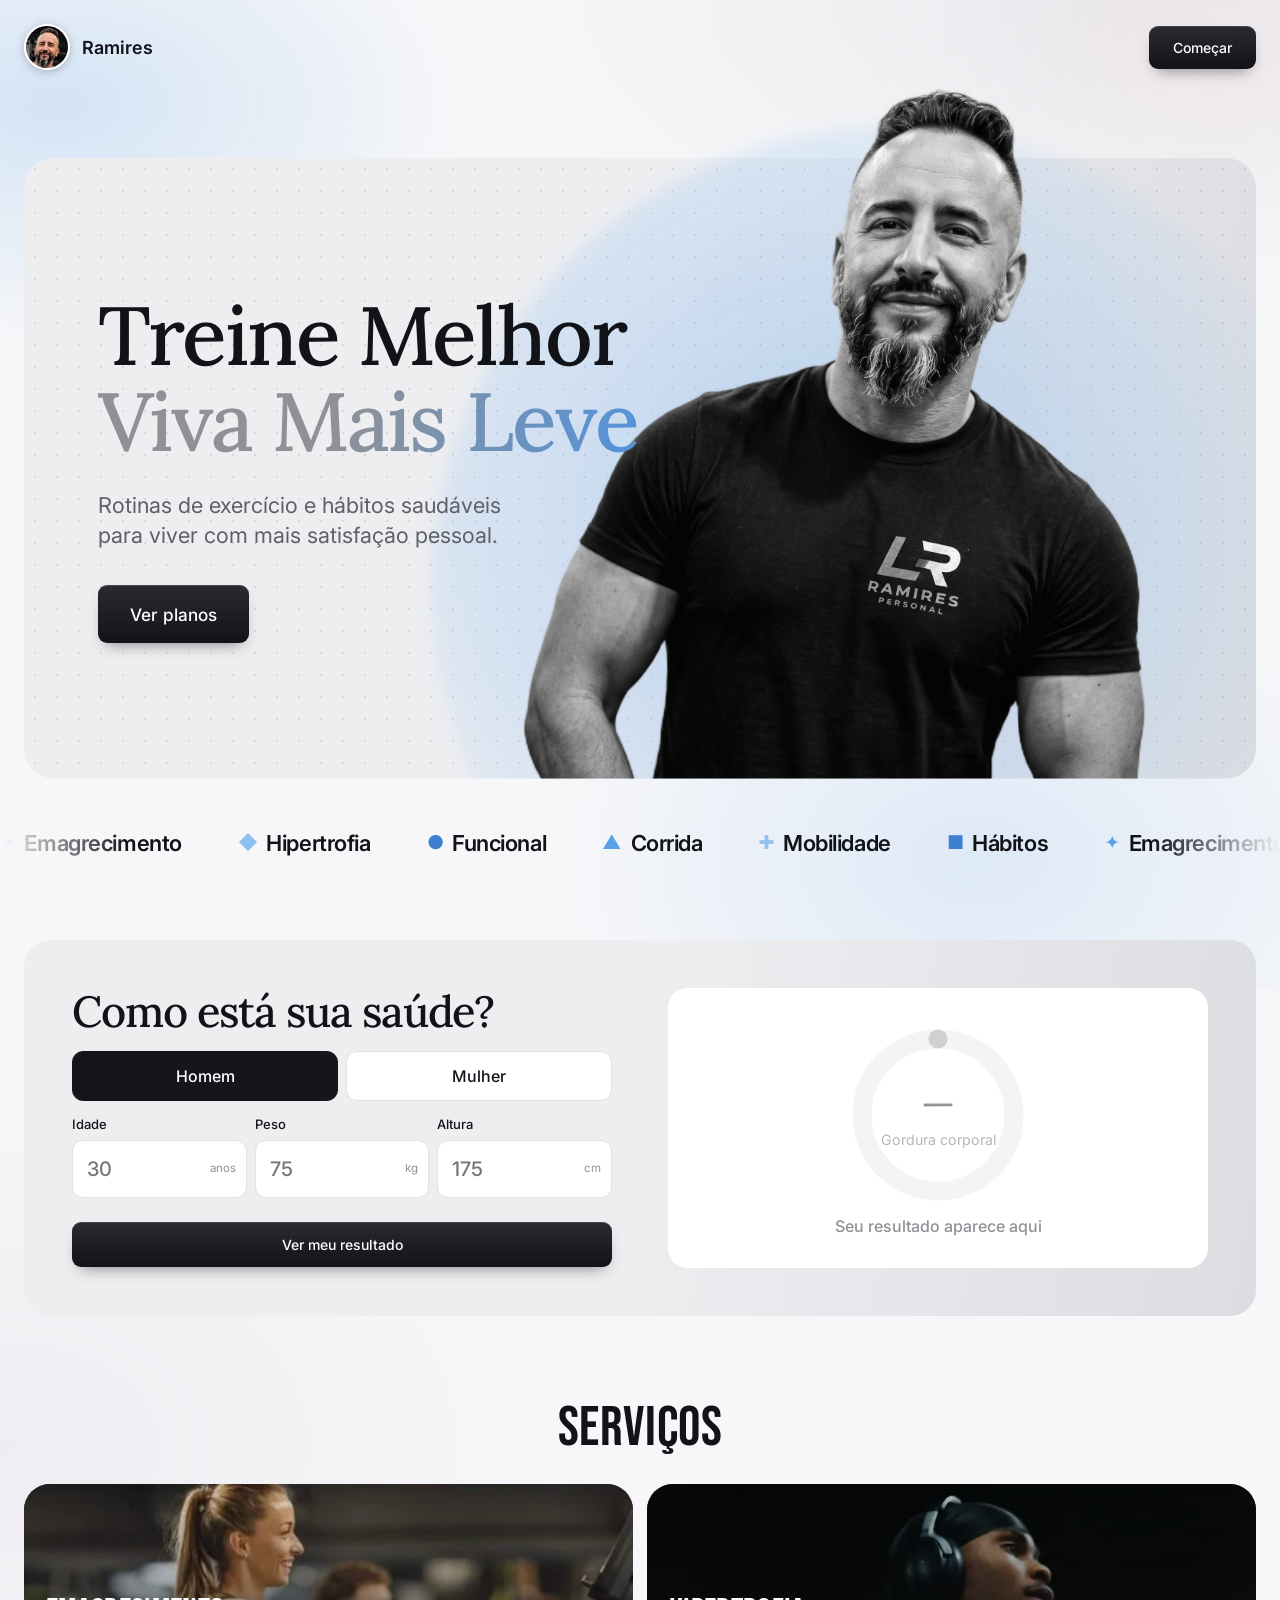
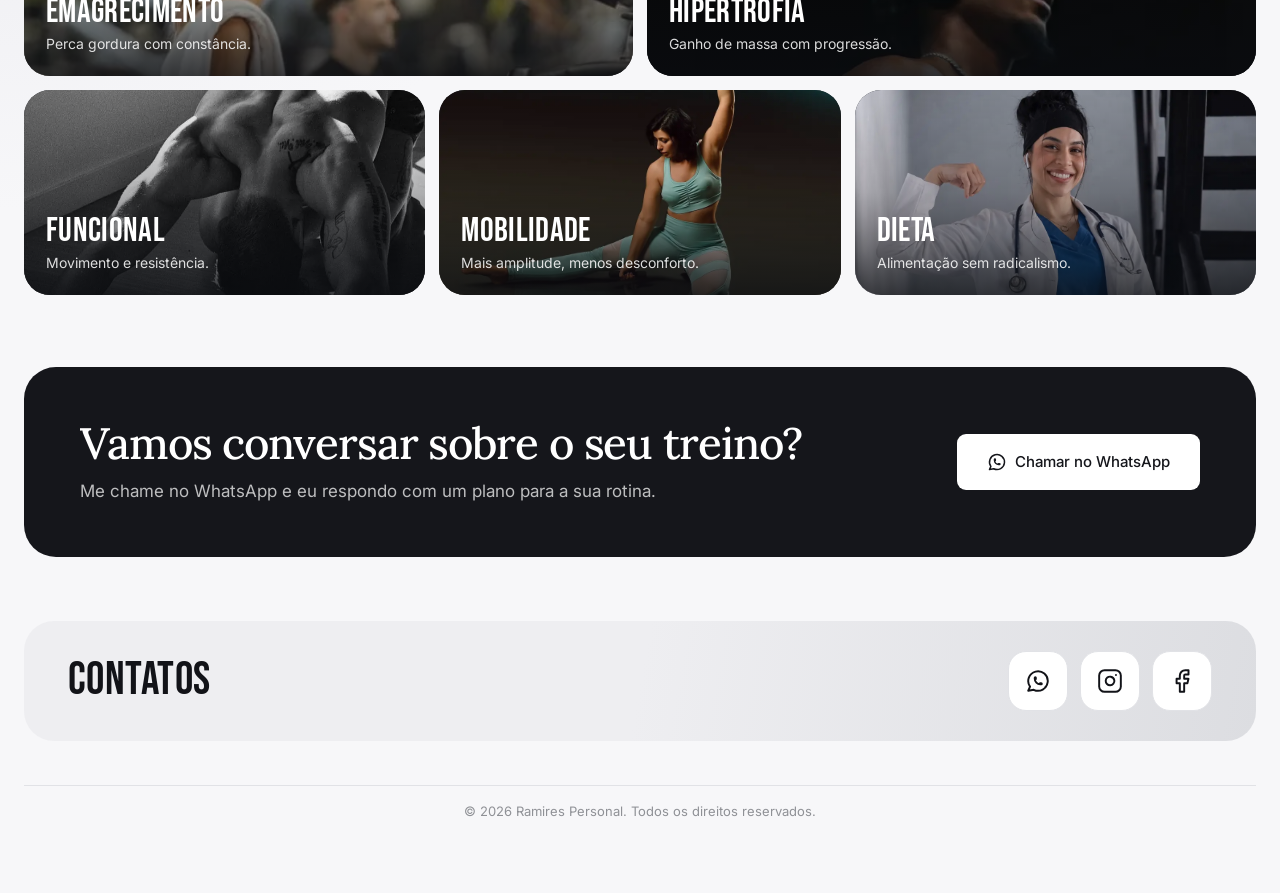
<file: index.html>
<!DOCTYPE html>
<html lang="pt-BR">

<head>
    <meta charset="utf-8">
    <meta name="viewport" content="width=device-width, initial-scale=1, viewport-fit=cover">
    <meta name="color-scheme" content="light">
    <title>Ramires Personal</title>

    <!-- Fontes do Google (precisa de internet): Lora = títulos, Inter = textos, Bebas Neue = nomes dos serviços -->
    <link rel="stylesheet"
        href="https://fonts.googleapis.com/css2?family=Lora:wght@500;600&family=Inter:wght@400;500;600&family=Bebas+Neue&display=swap">

    <!-- Arquivo de estilos (cores, tamanhos, animações) -->
    <link rel="stylesheet" href="css/estilo.css">

    <!-- Avisa ao CSS que o JavaScript está ligado.
         Sem isso, as animações de "aparecer ao rolar" deixariam a página invisível se o JS falhasse. -->
    <script>document.documentElement.classList.add("com-js");</script>
</head>

<body>

    <!-- Tudo do site fica dentro desta div "pagina".
         No celular ela tem no máximo 430px; no computador, 1400px (veja estilo.css) -->
    <div class="pagina">


        <!-- ==========================================================
             1. CABEÇALHO
             Foto redonda + nome do Ramires (leva ao topo) e botão "Começar" (abre o WhatsApp)
             ========================================================== -->
        <header class="cabecalho">
            <a class="logo" href="#" aria-label="Ramires Personal, início">
                <img class="avatar" src="imagens/avatar-ramires.webp" alt="">
                Ramires
            </a>

            <!-- data-whatsapp = o JavaScript coloca o link do WhatsApp neste botão -->
            <a class="botao" href="#" data-whatsapp>Começar</a>
        </header>


        <!-- ==========================================================
             2. INÍCIO (a primeira tela do site)
             Cartão cinza com título, descrição, botão e a foto do Ramires sem fundo
             ========================================================== -->
        <section class="secao-inicio" id="inicio">

            <!-- Lado do texto -->
            <div class="inicio-texto">
                <h1 class="inicio-titulo">
                    Treine Melhor
                    <span class="inicio-titulo-destaque">Viva Mais Leve</span>
                </h1>

                <p class="inicio-descricao">
                    Rotinas de exercício e hábitos saudáveis para viver com mais satisfação pessoal.
                </p>

                <div class="inicio-botoes">
                    <a class="botao" href="#servicos">Ver planos</a>
                </div>
            </div>

            <!-- Lado da foto (PNG/WebP com fundo transparente) -->
            <div class="inicio-foto">
                <img class="inicio-foto-imagem" src="imagens/foto-ramires-webp.png" alt="Ramires, personal trainer">
            </div>

        </section>


        <!-- ==========================================================
             3. FAIXA DE ESPECIALIDADES
             Texto que fica rolando sozinho.
             A lista aparece DUAS VEZES de propósito: o CSS anda metade do caminho e
             volta ao início, e por isso a segunda cópia faz o loop parecer infinito.
             Para mudar uma especialidade, altere nas duas cópias.
             ========================================================== -->
        <div class="faixa-especialidades" aria-hidden="true">
            <div class="faixa-trilho">

                <!-- Cópia 1 -->
                <span class="faixa-item"><i class="faixa-icone">✦</i>Emagrecimento</span>
                <span class="faixa-item"><i class="faixa-icone">◆</i>Hipertrofia</span>
                <span class="faixa-item"><i class="faixa-icone">●</i>Funcional</span>
                <span class="faixa-item"><i class="faixa-icone">▲</i>Corrida</span>
                <span class="faixa-item"><i class="faixa-icone">✚</i>Mobilidade</span>
                <span class="faixa-item"><i class="faixa-icone">■</i>Hábitos</span>

                <!-- Cópia 2 (igual à primeira) -->
                <span class="faixa-item"><i class="faixa-icone">✦</i>Emagrecimento</span>
                <span class="faixa-item"><i class="faixa-icone">◆</i>Hipertrofia</span>
                <span class="faixa-item"><i class="faixa-icone">●</i>Funcional</span>
                <span class="faixa-item"><i class="faixa-icone">▲</i>Corrida</span>
                <span class="faixa-item"><i class="faixa-icone">✚</i>Mobilidade</span>
                <span class="faixa-item"><i class="faixa-icone">■</i>Hábitos</span>

            </div>
        </div>


        <!-- ==========================================================
             4. SAÚDE (calculadora de gordura corporal)
             A pessoa escolhe o sexo, digita idade, peso e altura e clica em "Ver meu resultado".
             O cálculo é feito no arquivo js/script.js (seção "CALCULADORA DE SAÚDE").
             No computador o resultado aparece ao lado; no celular, embaixo do botão.
             ========================================================== -->
        <section class="secao-saude" id="saude">

            <h2 class="titulo-saude">Como está sua saúde?</h2>

            <!-- Botões Homem / Mulher. O botão marcado (aria-pressed="true") fica preto -->
            <div class="escolha-sexo" id="escolha-sexo">
                <button class="botao-sexo" type="button" data-sexo="homem" aria-pressed="true">Homem</button>
                <button class="botao-sexo" type="button" data-sexo="mulher" aria-pressed="false">Mulher</button>
            </div>

            <!-- Os três campos: idade, peso e altura -->
            <div class="campos-medidas">

                <div class="campo">
                    <label for="campo-idade">Idade</label>
                    <div class="campo-caixa">
                        <input class="campo-numero" id="campo-idade" type="number" inputmode="numeric"
                            placeholder="30">
                        <span class="campo-unidade">anos</span>
                    </div>
                </div>

                <div class="campo">
                    <label for="campo-peso">Peso</label>
                    <div class="campo-caixa">
                        <input class="campo-numero" id="campo-peso" type="number" inputmode="decimal" step="any"
                            placeholder="75">
                        <span class="campo-unidade">kg</span>
                    </div>
                </div>

                <div class="campo">
                    <label for="campo-altura">Altura</label>
                    <div class="campo-caixa">
                        <input class="campo-numero" id="campo-altura" type="number" inputmode="decimal" step="any"
                            placeholder="175">
                        <span class="campo-unidade">cm</span>
                    </div>
                </div>

            </div>

            <!-- Mensagem de erro (fica vazia até o JavaScript escrever algo) -->
            <div class="mensagem-erro" id="mensagem-erro" role="alert"></div>

            <button class="botao botao-largo" id="botao-calcular" type="button">Ver meu resultado</button>

            <!-- RESULTADO: começa escondido no celular e aparece depois do cálculo (classe "visivel") -->
            <div class="resultado" id="resultado">

                <!-- Gráfico em anel. O JavaScript muda a cor e o tamanho do arco (id="arco-grafico") -->
                <svg class="grafico-anel" viewBox="0 0 140 140" role="img"
                    aria-label="Gráfico do percentual de gordura">
                    <!-- Círculo cinza do fundo -->
                    <circle cx="70" cy="70" r="56" fill="none" stroke="#e6e7eb" stroke-width="14" />
                    <!-- Arco colorido (começa vazio: "0 352") -->
                    <circle id="arco-grafico" cx="70" cy="70" r="56" fill="none" stroke="#999" stroke-width="14"
                        stroke-linecap="round" stroke-dasharray="0 352" transform="rotate(-90 70 70)" />
                    <!-- Número no meio do anel -->
                    <text id="valor-gordura" x="70" y="72" text-anchor="middle" font-family="Lora,Georgia,serif"
                        font-size="30" fill="#121318">—</text>
                    <text x="70" y="92" text-anchor="middle" font-family="Inter,sans-serif" font-size="10.5"
                        fill="#5d6068">Gordura corporal</text>
                </svg>

                <!-- Nome da faixa (ex.: "Na faixa ideal"). A cor muda pelo JavaScript -->
                <div class="categoria" id="nome-categoria">Seu resultado aparece aqui</div>

                <!-- Barra com 4 faixas coloridas e um marcador (montada pelo JavaScript) -->
                <div class="barra-faixas" id="barra-faixas"></div>

                <div class="texto-imc" id="texto-imc"></div>
                <p class="texto-descricao" id="texto-descricao"></p>

                <!-- Botão que abre o WhatsApp com uma mensagem escrita de acordo com o resultado -->
                <a class="botao botao-largo" id="botao-whatsapp-resultado" href="#" target="_blank"
                    rel="noopener">Falar com o Ramires no WhatsApp</a>

                <p class="aviso-resultado">
                    Estimativa inicial por fórmula. A avaliação completa é feita com o Ramires.
                </p>
            </div>

        </section>


        <!-- ==========================================================
             5. SERVIÇOS
             5 cards com foto: 2 na primeira linha e 3 na segunda.
             Ao clicar em um card ele se amplia e mostra uma frase (quem faz isso é o JavaScript).

             COMO ADICIONAR UM SERVIÇO: copie um bloco <div class="card-servico"> inteiro,
             cole dentro de uma linha e troque a foto, o título e os textos.
             Se mudar a quantidade de cards por linha, ajuste as colunas no estilo.css
             (procure por "COLUNAS DAS LINHAS").
             ========================================================== -->
        <section class="secao-servicos" id="servicos">

            <h2 class="titulo-secao">Serviços</h2>

            <div class="grade-servicos" id="grade-servicos">

                <!-- LINHA 1: 2 cards -->
                <div class="linha-servicos linha-1" data-linha="linha-1">

                    <!-- Card: Emagrecimento -->
                    <div class="card-servico">
                        <img class="card-foto" src="imagens/servico-emagrecimento.webp" alt=""
                            style="object-position: 35% 3%;">
                        <div class="card-conteudo">
                            <button class="card-botao" type="button" aria-expanded="false"
                                aria-controls="detalhe-emagrecimento">
                                <span class="card-titulo">Emagrecimento</span>
                                <span class="card-subtitulo">Perca gordura com constância.</span>
                            </button>
                            <!-- Parte que aparece quando o card abre -->
                            <div class="card-detalhe" id="detalhe-emagrecimento">
                                <div class="card-detalhe-interno">
                                    <p class="card-texto">Treino e hábitos para reduzir gordura aos poucos, sem
                                        radicalismo.</p>
                                </div>
                            </div>
                        </div>
                    </div>

                    <!-- Card: Hipertrofia -->
                    <div class="card-servico">
                        <img class="card-foto" src="imagens/servico-hipertrofia.webp" alt=""
                            style="object-position: 50% 0%;">
                        <div class="card-conteudo">
                            <button class="card-botao" type="button" aria-expanded="false"
                                aria-controls="detalhe-hipertrofia">
                                <span class="card-titulo">Hipertrofia</span>
                                <span class="card-subtitulo">Ganho de massa com progressão.</span>
                            </button>
                            <div class="card-detalhe" id="detalhe-hipertrofia">
                                <div class="card-detalhe-interno">
                                    <p class="card-texto">Treino com carga progressiva para ganhar massa com
                                        segurança.</p>
                                </div>
                            </div>
                        </div>
                    </div>

                </div>

                <!-- LINHA 2: 3 cards -->
                <div class="linha-servicos linha-2" data-linha="linha-2">

                    <!-- Card: Funcional -->
                    <div class="card-servico">
                        <img class="card-foto" src="imagens/servico-funcional.webp" alt=""
                            style="object-position: 50% 40%;">
                        <div class="card-conteudo">
                            <button class="card-botao" type="button" aria-expanded="false"
                                aria-controls="detalhe-funcional">
                                <span class="card-titulo">Funcional</span>
                                <span class="card-subtitulo">Movimento e resistência.</span>
                            </button>
                            <div class="card-detalhe" id="detalhe-funcional">
                                <div class="card-detalhe-interno">
                                    <p class="card-texto">Movimentos do dia a dia para ganhar força e disposição.</p>
                                </div>
                            </div>
                        </div>
                    </div>

                    <!-- Card: Mobilidade -->
                    <div class="card-servico">
                        <img class="card-foto" src="imagens/servico-mobilidade.webp" alt=""
                            style="object-position: 62% 30%;">
                        <div class="card-conteudo">
                            <button class="card-botao" type="button" aria-expanded="false"
                                aria-controls="detalhe-mobilidade">
                                <span class="card-titulo">Mobilidade</span>
                                <span class="card-subtitulo">Mais amplitude, menos desconforto.</span>
                            </button>
                            <div class="card-detalhe" id="detalhe-mobilidade">
                                <div class="card-detalhe-interno">
                                    <p class="card-texto">Alongamento para se mover melhor e se recuperar.</p>
                                </div>
                            </div>
                        </div>
                    </div>

                    <!-- Card: Dieta -->
                    <div class="card-servico">
                        <img class="card-foto" src="imagens/servico-dieta.webp" alt=""
                            style="object-position: 50% 22%;">
                        <div class="card-conteudo">
                            <button class="card-botao" type="button" aria-expanded="false"
                                aria-controls="detalhe-dieta">
                                <span class="card-titulo">Dieta</span>
                                <span class="card-subtitulo">Alimentação sem radicalismo.</span>
                            </button>
                            <div class="card-detalhe" id="detalhe-dieta">
                                <div class="card-detalhe-interno">
                                    <p class="card-texto">Hábitos alimentares simples para apoiar o seu objetivo.</p>
                                </div>
                            </div>
                        </div>
                    </div>

                </div>

            </div>
        </section>


        <!-- ==========================================================
             6. CHAMADA FINAL
             Faixa escura com o convite final e o botão do WhatsApp
             ========================================================== -->
        <section class="secao-chamada-final" id="chamada-final">

            <h2 class="chamada-titulo">Vamos conversar sobre o seu treino?</h2>
            <p class="chamada-texto">Me chame no WhatsApp e eu respondo com um plano para a sua rotina.</p>

            <a class="botao botao-largo" href="#" data-whatsapp>
                <!-- Ícone do WhatsApp -->
                <svg viewBox="0 0 24 24" fill="none" stroke="currentColor" stroke-width="1.8" stroke-linecap="round"
                    stroke-linejoin="round" aria-hidden="true">
                    <path d="M3 21l1.65-3.8a9 9 0 1 1 3.4 2.9l-5.05.9" />
                    <path
                        d="M9 10a.5.5 0 0 0 1 0V9a.5.5 0 0 0-1 0v1a5 5 0 0 0 5 5h1a.5.5 0 0 0 0-1h-1a.5.5 0 0 0 0 1" />
                </svg>
                Chamar no WhatsApp
            </a>

        </section>


        <!-- ==========================================================
             7. CONTATOS
             Botões de redes sociais. Cada um tem a cor da rede (variável --cor-rede)
             que aparece quando passa o mouse.
             Trocar o href="#" pelo link real de cada rede.
             ========================================================== -->
        <section class="secao-contatos" id="contatos">

            <h2 class="titulo-secao">Contatos</h2>

            <div class="redes-sociais">

                <!-- WhatsApp (o link é colocado pelo JavaScript) -->
                <a class="rede-social" href="#" data-whatsapp style="--cor-rede: #25D366;" aria-label="WhatsApp"
                    title="WhatsApp">
                    <svg viewBox="0 0 24 24" fill="none" stroke="currentColor" stroke-width="1.8"
                        stroke-linecap="round" stroke-linejoin="round" aria-hidden="true">
                        <path d="M3 21l1.65-3.8a9 9 0 1 1 3.4 2.9l-5.05.9" />
                        <path
                            d="M9 10a.5.5 0 0 0 1 0V9a.5.5 0 0 0-1 0v1a5 5 0 0 0 5 5h1a.5.5 0 0 0 0-1h-1a.5.5 0 0 0 0 1" />
                    </svg>
                </a>

                <!-- Instagram -->
                <a class="rede-social" href="https://www.instagram.com/ramires.personal/?__pwa=1" style="--cor-rede: #E1306C;" aria-label="Instagram"
                    title="Instagram">
                    <svg viewBox="0 0 24 24" fill="none" stroke="currentColor" stroke-width="1.8"
                        stroke-linecap="round" stroke-linejoin="round" aria-hidden="true">
                        <rect width="20" height="20" x="2" y="2" rx="5" ry="5" />
                        <path d="M16 11.37A4 4 0 1 1 12.63 8 4 4 0 0 1 16 11.37z" />
                        <path d="M17.5 6.5h.01" />
                    </svg>
                </a>

                <!-- Facebook -->
                <a class="rede-social" href="#" style="--cor-rede: #1877F2;" aria-label="Facebook"
                    title="Facebook">
                    <svg viewBox="0 0 24 24" fill="none" stroke="currentColor" stroke-width="1.8"
                        stroke-linecap="round" stroke-linejoin="round" aria-hidden="true">
                        <path d="M18 2h-3a5 5 0 0 0-5 5v3H7v4h3v8h4v-8h3l1-4h-4V7a1 1 0 0 1 1-1h3z" />
                    </svg>
                </a>
               
               
                <!-- YouTube 
                <a class="rede-social" href="#" style="--cor-rede: #FF0000;" aria-label="YouTube" title="YouTube">
                    <svg viewBox="0 0 24 24" fill="none" stroke="currentColor" stroke-width="1.8"
                        stroke-linecap="round" stroke-linejoin="round" aria-hidden="true">
                        <path
                            d="M2.5 17a24.12 24.12 0 0 1 0-10 2 2 0 0 1 1.4-1.4 49.56 49.56 0 0 1 16.2 0A2 2 0 0 1 21.5 7a24.12 24.12 0 0 1 0 10 2 2 0 0 1-1.4 1.4 49.55 49.55 0 0 1-16.2 0A2 2 0 0 1 2.5 17" />
                        <path d="m10 15 5-3-5-3z" />
                    </svg>
                </a>
                -->

                <!-- TikTok 
                <a class="rede-social" href="#" style="--cor-rede: #FE2C55;" aria-label="TikTok" title="TikTok">
                    <svg viewBox="0 0 24 24" fill="none" stroke="currentColor" stroke-width="1.8"
                        stroke-linecap="round" stroke-linejoin="round" aria-hidden="true">
                        <path d="M9 12a4 4 0 1 0 4 4V4a5 5 0 0 0 5 5" />
                    </svg>
                </a>
                -->

            </div>
        </section>


        <!-- ==========================================================
             8. RODAPÉ
             O ano é atualizado sozinho pelo JavaScript (se o JS falhar, aparece 2026)
             ========================================================== -->
        <footer class="rodape">
            © <span id="ano-atual">2026</span> Ramires Personal. Todos os direitos reservados.
        </footer>


        <!-- PARA CRIAR UMA NOVA SEÇÃO: copie o modelo do arquivo LEIA-ME.md e cole aqui, antes do rodapé -->

    </div>
    <!-- fim da div "pagina" -->


    <!-- Arquivo com toda a parte que "se mexe" no site -->
    <script src="js/script.js"></script>

</body>

</html>
</file>
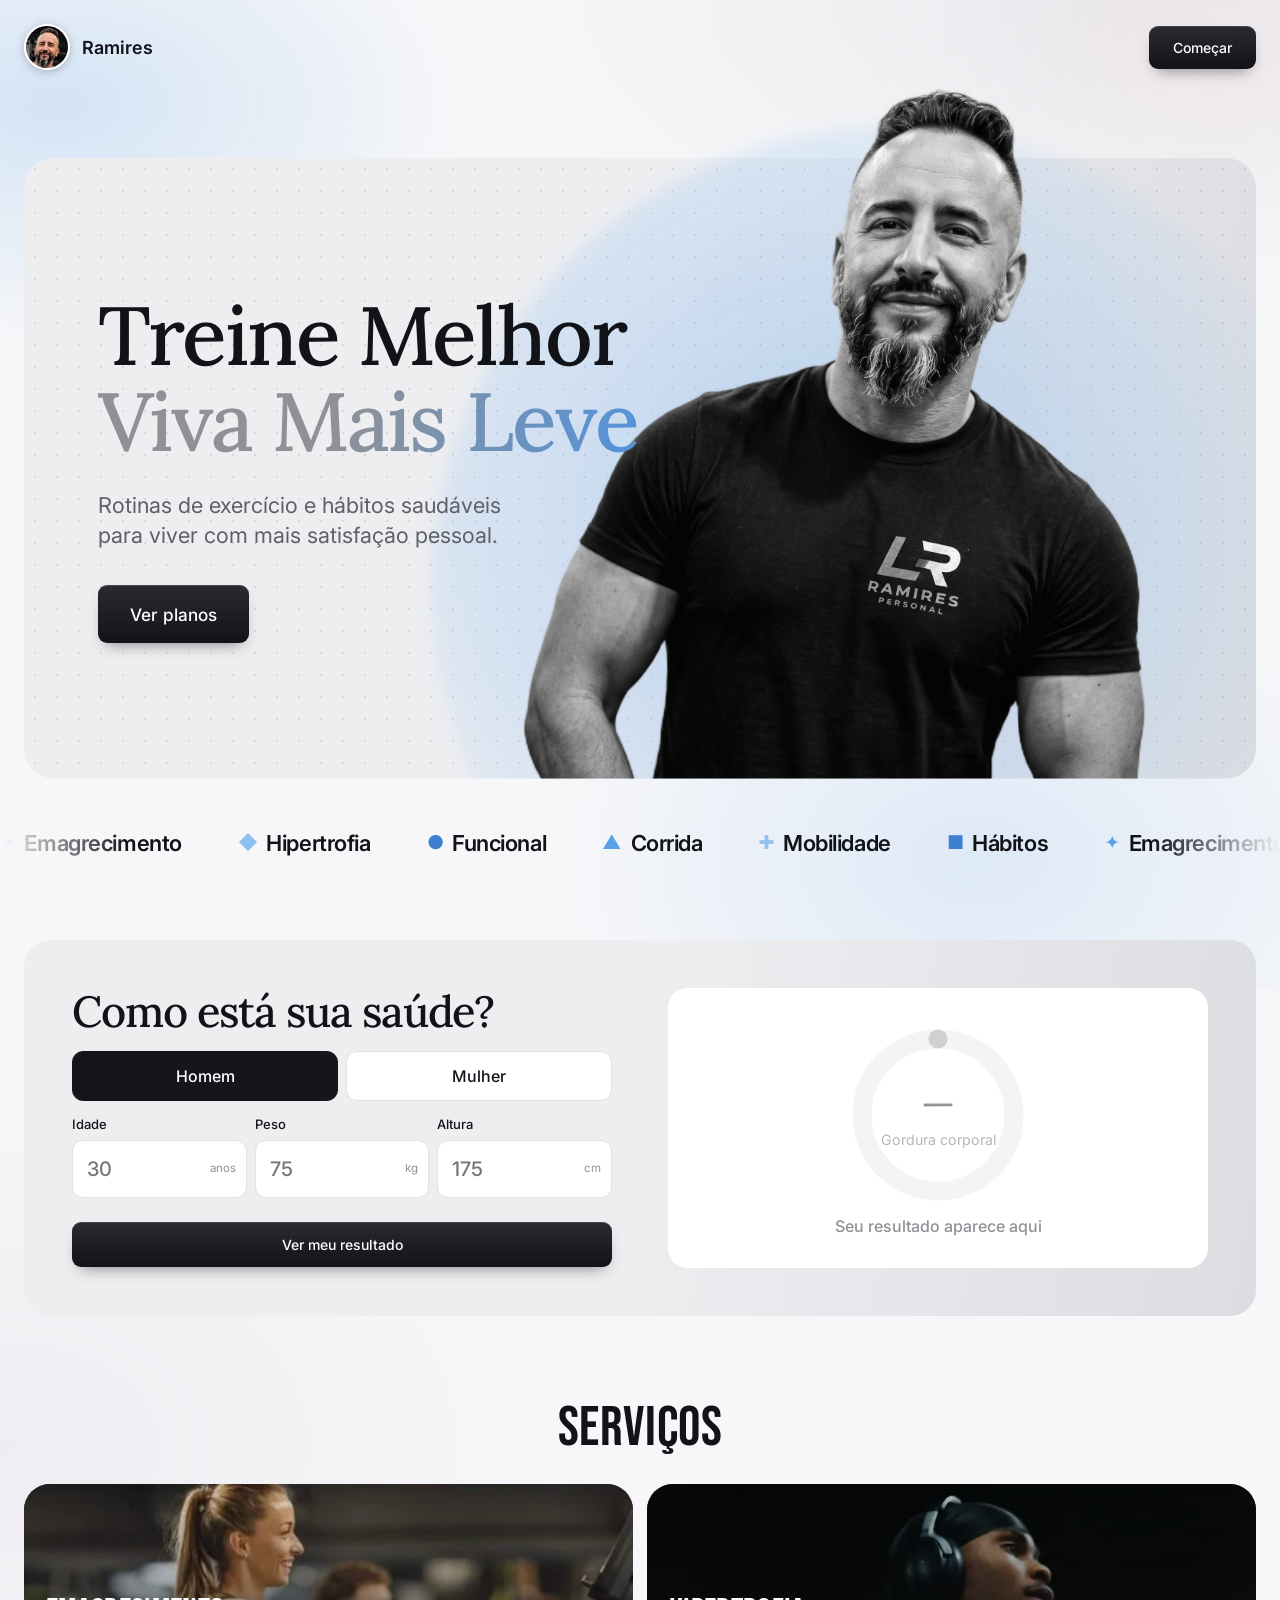
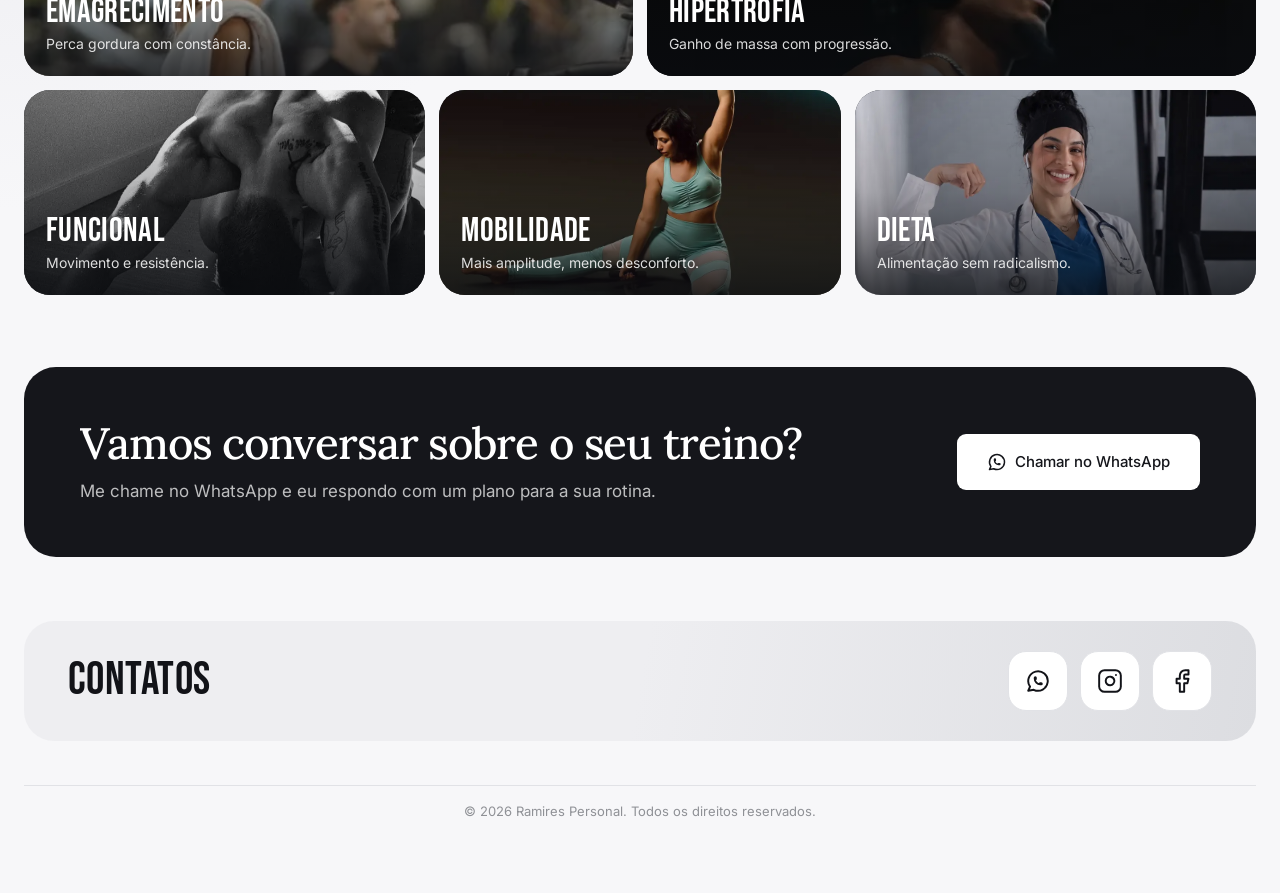
<file: site-ramires/index.html>
<!DOCTYPE html>
<html lang="pt-BR">

<head>
    <meta charset="utf-8">
    <meta name="viewport" content="width=device-width, initial-scale=1, viewport-fit=cover">
    <meta name="color-scheme" content="light">
    <title>Ramires Personal</title>

    <!-- Fontes do Google (precisa de internet): Lora = títulos, Inter = textos, Bebas Neue = nomes dos serviços -->
    <link rel="stylesheet"
        href="https://fonts.googleapis.com/css2?family=Lora:wght@500;600&family=Inter:wght@400;500;600&family=Bebas+Neue&display=swap">

    <!-- Arquivo de estilos (cores, tamanhos, animações) -->
    <link rel="stylesheet" href="css/estilo.css">

    <!-- Avisa ao CSS que o JavaScript está ligado.
         Sem isso, as animações de "aparecer ao rolar" deixariam a página invisível se o JS falhasse. -->
    <script>document.documentElement.classList.add("com-js");</script>
</head>

<body>

    <!-- Tudo do site fica dentro desta div "pagina".
         No celular ela tem no máximo 430px; no computador, 1400px (veja estilo.css) -->
    <div class="pagina">


        <!-- ==========================================================
             1. CABEÇALHO
             Foto redonda + nome do Ramires (leva ao topo) e botão "Começar" (abre o WhatsApp)
             ========================================================== -->
        <header class="cabecalho">
            <a class="logo" href="#" aria-label="Ramires Personal, início">
                <img class="avatar" src="imagens/avatar-ramires.webp" alt="">
                Ramires
            </a>

            <!-- data-whatsapp = o JavaScript coloca o link do WhatsApp neste botão -->
            <a class="botao" href="#" data-whatsapp>Começar</a>
        </header>


        <!-- ==========================================================
             2. INÍCIO (a primeira tela do site)
             Cartão cinza com título, descrição, botão e a foto do Ramires sem fundo
             ========================================================== -->
        <section class="secao-inicio" id="inicio">

            <!-- Lado do texto -->
            <div class="inicio-texto">
                <h1 class="inicio-titulo">
                    Treine Melhor
                    <span class="inicio-titulo-destaque">Viva Mais Leve</span>
                </h1>

                <p class="inicio-descricao">
                    Rotinas de exercício e hábitos saudáveis para viver com mais satisfação pessoal.
                </p>

                <div class="inicio-botoes">
                    <a class="botao" href="#servicos">Ver planos</a>
                </div>
            </div>

            <!-- Lado da foto (PNG/WebP com fundo transparente) -->
            <div class="inicio-foto">
                <img class="inicio-foto-imagem" src="imagens/foto-ramires-webp.png" alt="Ramires, personal trainer">
            </div>

        </section>


        <!-- ==========================================================
             3. FAIXA DE ESPECIALIDADES
             Texto que fica rolando sozinho.
             A lista aparece DUAS VEZES de propósito: o CSS anda metade do caminho e
             volta ao início, e por isso a segunda cópia faz o loop parecer infinito.
             Para mudar uma especialidade, altere nas duas cópias.
             ========================================================== -->
        <div class="faixa-especialidades" aria-hidden="true">
            <div class="faixa-trilho">

                <!-- Cópia 1 -->
                <span class="faixa-item"><i class="faixa-icone">✦</i>Emagrecimento</span>
                <span class="faixa-item"><i class="faixa-icone">◆</i>Hipertrofia</span>
                <span class="faixa-item"><i class="faixa-icone">●</i>Funcional</span>
                <span class="faixa-item"><i class="faixa-icone">▲</i>Corrida</span>
                <span class="faixa-item"><i class="faixa-icone">✚</i>Mobilidade</span>
                <span class="faixa-item"><i class="faixa-icone">■</i>Hábitos</span>

                <!-- Cópia 2 (igual à primeira) -->
                <span class="faixa-item"><i class="faixa-icone">✦</i>Emagrecimento</span>
                <span class="faixa-item"><i class="faixa-icone">◆</i>Hipertrofia</span>
                <span class="faixa-item"><i class="faixa-icone">●</i>Funcional</span>
                <span class="faixa-item"><i class="faixa-icone">▲</i>Corrida</span>
                <span class="faixa-item"><i class="faixa-icone">✚</i>Mobilidade</span>
                <span class="faixa-item"><i class="faixa-icone">■</i>Hábitos</span>

            </div>
        </div>


        <!-- ==========================================================
             4. SAÚDE (calculadora de gordura corporal)
             A pessoa escolhe o sexo, digita idade, peso e altura e clica em "Ver meu resultado".
             O cálculo é feito no arquivo js/script.js (seção "CALCULADORA DE SAÚDE").
             No computador o resultado aparece ao lado; no celular, embaixo do botão.
             ========================================================== -->
        <section class="secao-saude" id="saude">

            <h2 class="titulo-saude">Como está sua saúde?</h2>

            <!-- Botões Homem / Mulher. O botão marcado (aria-pressed="true") fica preto -->
            <div class="escolha-sexo" id="escolha-sexo">
                <button class="botao-sexo" type="button" data-sexo="homem" aria-pressed="true">Homem</button>
                <button class="botao-sexo" type="button" data-sexo="mulher" aria-pressed="false">Mulher</button>
            </div>

            <!-- Os três campos: idade, peso e altura -->
            <div class="campos-medidas">

                <div class="campo">
                    <label for="campo-idade">Idade</label>
                    <div class="campo-caixa">
                        <input class="campo-numero" id="campo-idade" type="number" inputmode="numeric"
                            placeholder="30">
                        <span class="campo-unidade">anos</span>
                    </div>
                </div>

                <div class="campo">
                    <label for="campo-peso">Peso</label>
                    <div class="campo-caixa">
                        <input class="campo-numero" id="campo-peso" type="number" inputmode="decimal" step="any"
                            placeholder="75">
                        <span class="campo-unidade">kg</span>
                    </div>
                </div>

                <div class="campo">
                    <label for="campo-altura">Altura</label>
                    <div class="campo-caixa">
                        <input class="campo-numero" id="campo-altura" type="number" inputmode="decimal" step="any"
                            placeholder="175">
                        <span class="campo-unidade">cm</span>
                    </div>
                </div>

            </div>

            <!-- Mensagem de erro (fica vazia até o JavaScript escrever algo) -->
            <div class="mensagem-erro" id="mensagem-erro" role="alert"></div>

            <button class="botao botao-largo" id="botao-calcular" type="button">Ver meu resultado</button>

            <!-- RESULTADO: começa escondido no celular e aparece depois do cálculo (classe "visivel") -->
            <div class="resultado" id="resultado">

                <!-- Gráfico em anel. O JavaScript muda a cor e o tamanho do arco (id="arco-grafico") -->
                <svg class="grafico-anel" viewBox="0 0 140 140" role="img"
                    aria-label="Gráfico do percentual de gordura">
                    <!-- Círculo cinza do fundo -->
                    <circle cx="70" cy="70" r="56" fill="none" stroke="#e6e7eb" stroke-width="14" />
                    <!-- Arco colorido (começa vazio: "0 352") -->
                    <circle id="arco-grafico" cx="70" cy="70" r="56" fill="none" stroke="#999" stroke-width="14"
                        stroke-linecap="round" stroke-dasharray="0 352" transform="rotate(-90 70 70)" />
                    <!-- Número no meio do anel -->
                    <text id="valor-gordura" x="70" y="72" text-anchor="middle" font-family="Lora,Georgia,serif"
                        font-size="30" fill="#121318">—</text>
                    <text x="70" y="92" text-anchor="middle" font-family="Inter,sans-serif" font-size="10.5"
                        fill="#5d6068">Gordura corporal</text>
                </svg>

                <!-- Nome da faixa (ex.: "Na faixa ideal"). A cor muda pelo JavaScript -->
                <div class="categoria" id="nome-categoria">Seu resultado aparece aqui</div>

                <!-- Barra com 4 faixas coloridas e um marcador (montada pelo JavaScript) -->
                <div class="barra-faixas" id="barra-faixas"></div>

                <div class="texto-imc" id="texto-imc"></div>
                <p class="texto-descricao" id="texto-descricao"></p>

                <!-- Botão que abre o WhatsApp com uma mensagem escrita de acordo com o resultado -->
                <a class="botao botao-largo" id="botao-whatsapp-resultado" href="#" target="_blank"
                    rel="noopener">Falar com o Ramires no WhatsApp</a>

                <p class="aviso-resultado">
                    Estimativa inicial por fórmula. A avaliação completa é feita com o Ramires.
                </p>
            </div>

        </section>


        <!-- ==========================================================
             5. SERVIÇOS
             5 cards com foto: 2 na primeira linha e 3 na segunda.
             Ao clicar em um card ele se amplia e mostra uma frase (quem faz isso é o JavaScript).

             COMO ADICIONAR UM SERVIÇO: copie um bloco <div class="card-servico"> inteiro,
             cole dentro de uma linha e troque a foto, o título e os textos.
             Se mudar a quantidade de cards por linha, ajuste as colunas no estilo.css
             (procure por "COLUNAS DAS LINHAS").
             ========================================================== -->
        <section class="secao-servicos" id="servicos">

            <h2 class="titulo-secao">Serviços</h2>

            <div class="grade-servicos" id="grade-servicos">

                <!-- LINHA 1: 2 cards -->
                <div class="linha-servicos linha-1" data-linha="linha-1">

                    <!-- Card: Emagrecimento -->
                    <div class="card-servico">
                        <img class="card-foto" src="imagens/servico-emagrecimento.webp" alt=""
                            style="object-position: 35% 3%;">
                        <div class="card-conteudo">
                            <button class="card-botao" type="button" aria-expanded="false"
                                aria-controls="detalhe-emagrecimento">
                                <span class="card-titulo">Emagrecimento</span>
                                <span class="card-subtitulo">Perca gordura com constância.</span>
                            </button>
                            <!-- Parte que aparece quando o card abre -->
                            <div class="card-detalhe" id="detalhe-emagrecimento">
                                <div class="card-detalhe-interno">
                                    <p class="card-texto">Treino e hábitos para reduzir gordura aos poucos, sem
                                        radicalismo.</p>
                                </div>
                            </div>
                        </div>
                    </div>

                    <!-- Card: Hipertrofia -->
                    <div class="card-servico">
                        <img class="card-foto" src="imagens/servico-hipertrofia.webp" alt=""
                            style="object-position: 50% 0%;">
                        <div class="card-conteudo">
                            <button class="card-botao" type="button" aria-expanded="false"
                                aria-controls="detalhe-hipertrofia">
                                <span class="card-titulo">Hipertrofia</span>
                                <span class="card-subtitulo">Ganho de massa com progressão.</span>
                            </button>
                            <div class="card-detalhe" id="detalhe-hipertrofia">
                                <div class="card-detalhe-interno">
                                    <p class="card-texto">Treino com carga progressiva para ganhar massa com
                                        segurança.</p>
                                </div>
                            </div>
                        </div>
                    </div>

                </div>

                <!-- LINHA 2: 3 cards -->
                <div class="linha-servicos linha-2" data-linha="linha-2">

                    <!-- Card: Funcional -->
                    <div class="card-servico">
                        <img class="card-foto" src="imagens/servico-funcional.webp" alt=""
                            style="object-position: 50% 40%;">
                        <div class="card-conteudo">
                            <button class="card-botao" type="button" aria-expanded="false"
                                aria-controls="detalhe-funcional">
                                <span class="card-titulo">Funcional</span>
                                <span class="card-subtitulo">Movimento e resistência.</span>
                            </button>
                            <div class="card-detalhe" id="detalhe-funcional">
                                <div class="card-detalhe-interno">
                                    <p class="card-texto">Movimentos do dia a dia para ganhar força e disposição.</p>
                                </div>
                            </div>
                        </div>
                    </div>

                    <!-- Card: Mobilidade -->
                    <div class="card-servico">
                        <img class="card-foto" src="imagens/servico-mobilidade.webp" alt=""
                            style="object-position: 62% 30%;">
                        <div class="card-conteudo">
                            <button class="card-botao" type="button" aria-expanded="false"
                                aria-controls="detalhe-mobilidade">
                                <span class="card-titulo">Mobilidade</span>
                                <span class="card-subtitulo">Mais amplitude, menos desconforto.</span>
                            </button>
                            <div class="card-detalhe" id="detalhe-mobilidade">
                                <div class="card-detalhe-interno">
                                    <p class="card-texto">Alongamento para se mover melhor e se recuperar.</p>
                                </div>
                            </div>
                        </div>
                    </div>

                    <!-- Card: Dieta -->
                    <div class="card-servico">
                        <img class="card-foto" src="imagens/servico-dieta.webp" alt=""
                            style="object-position: 50% 22%;">
                        <div class="card-conteudo">
                            <button class="card-botao" type="button" aria-expanded="false"
                                aria-controls="detalhe-dieta">
                                <span class="card-titulo">Dieta</span>
                                <span class="card-subtitulo">Alimentação sem radicalismo.</span>
                            </button>
                            <div class="card-detalhe" id="detalhe-dieta">
                                <div class="card-detalhe-interno">
                                    <p class="card-texto">Hábitos alimentares simples para apoiar o seu objetivo.</p>
                                </div>
                            </div>
                        </div>
                    </div>

                </div>

            </div>
        </section>


        <!-- ==========================================================
             6. CHAMADA FINAL
             Faixa escura com o convite final e o botão do WhatsApp
             ========================================================== -->
        <section class="secao-chamada-final" id="chamada-final">

            <h2 class="chamada-titulo">Vamos conversar sobre o seu treino?</h2>
            <p class="chamada-texto">Me chame no WhatsApp e eu respondo com um plano para a sua rotina.</p>

            <a class="botao botao-largo" href="#" data-whatsapp>
                <!-- Ícone do WhatsApp -->
                <svg viewBox="0 0 24 24" fill="none" stroke="currentColor" stroke-width="1.8" stroke-linecap="round"
                    stroke-linejoin="round" aria-hidden="true">
                    <path d="M3 21l1.65-3.8a9 9 0 1 1 3.4 2.9l-5.05.9" />
                    <path
                        d="M9 10a.5.5 0 0 0 1 0V9a.5.5 0 0 0-1 0v1a5 5 0 0 0 5 5h1a.5.5 0 0 0 0-1h-1a.5.5 0 0 0 0 1" />
                </svg>
                Chamar no WhatsApp
            </a>

        </section>


        <!-- ==========================================================
             7. CONTATOS
             Botões de redes sociais. Cada um tem a cor da rede (variável --cor-rede)
             que aparece quando passa o mouse.
             Trocar o href="#" pelo link real de cada rede.
             ========================================================== -->
        <section class="secao-contatos" id="contatos">

            <h2 class="titulo-secao">Contatos</h2>

            <div class="redes-sociais">

                <!-- WhatsApp (o link é colocado pelo JavaScript) -->
                <a class="rede-social" href="#" data-whatsapp style="--cor-rede: #25D366;" aria-label="WhatsApp"
                    title="WhatsApp">
                    <svg viewBox="0 0 24 24" fill="none" stroke="currentColor" stroke-width="1.8"
                        stroke-linecap="round" stroke-linejoin="round" aria-hidden="true">
                        <path d="M3 21l1.65-3.8a9 9 0 1 1 3.4 2.9l-5.05.9" />
                        <path
                            d="M9 10a.5.5 0 0 0 1 0V9a.5.5 0 0 0-1 0v1a5 5 0 0 0 5 5h1a.5.5 0 0 0 0-1h-1a.5.5 0 0 0 0 1" />
                    </svg>
                </a>

                <!-- Instagram -->
                <a class="rede-social" href="#" style="--cor-rede: #E1306C;" aria-label="Instagram"
                    title="Instagram">
                    <svg viewBox="0 0 24 24" fill="none" stroke="currentColor" stroke-width="1.8"
                        stroke-linecap="round" stroke-linejoin="round" aria-hidden="true">
                        <rect width="20" height="20" x="2" y="2" rx="5" ry="5" />
                        <path d="M16 11.37A4 4 0 1 1 12.63 8 4 4 0 0 1 16 11.37z" />
                        <path d="M17.5 6.5h.01" />
                    </svg>
                </a>

                <!-- Facebook -->
                <a class="rede-social" href="#" style="--cor-rede: #1877F2;" aria-label="Facebook"
                    title="Facebook">
                    <svg viewBox="0 0 24 24" fill="none" stroke="currentColor" stroke-width="1.8"
                        stroke-linecap="round" stroke-linejoin="round" aria-hidden="true">
                        <path d="M18 2h-3a5 5 0 0 0-5 5v3H7v4h3v8h4v-8h3l1-4h-4V7a1 1 0 0 1 1-1h3z" />
                    </svg>
                </a>
               
               
                <!-- YouTube 
                <a class="rede-social" href="#" style="--cor-rede: #FF0000;" aria-label="YouTube" title="YouTube">
                    <svg viewBox="0 0 24 24" fill="none" stroke="currentColor" stroke-width="1.8"
                        stroke-linecap="round" stroke-linejoin="round" aria-hidden="true">
                        <path
                            d="M2.5 17a24.12 24.12 0 0 1 0-10 2 2 0 0 1 1.4-1.4 49.56 49.56 0 0 1 16.2 0A2 2 0 0 1 21.5 7a24.12 24.12 0 0 1 0 10 2 2 0 0 1-1.4 1.4 49.55 49.55 0 0 1-16.2 0A2 2 0 0 1 2.5 17" />
                        <path d="m10 15 5-3-5-3z" />
                    </svg>
                </a>
                -->

                <!-- TikTok 
                <a class="rede-social" href="#" style="--cor-rede: #FE2C55;" aria-label="TikTok" title="TikTok">
                    <svg viewBox="0 0 24 24" fill="none" stroke="currentColor" stroke-width="1.8"
                        stroke-linecap="round" stroke-linejoin="round" aria-hidden="true">
                        <path d="M9 12a4 4 0 1 0 4 4V4a5 5 0 0 0 5 5" />
                    </svg>
                </a>
                -->

            </div>
        </section>


        <!-- ==========================================================
             8. RODAPÉ
             O ano é atualizado sozinho pelo JavaScript (se o JS falhar, aparece 2026)
             ========================================================== -->
        <footer class="rodape">
            © <span id="ano-atual">2026</span> Ramires Personal. Todos os direitos reservados.
        </footer>


        <!-- PARA CRIAR UMA NOVA SEÇÃO: copie o modelo do arquivo LEIA-ME.md e cole aqui, antes do rodapé -->

    </div>
    <!-- fim da div "pagina" -->


    <!-- Arquivo com toda a parte que "se mexe" no site -->
    <script src="js/script.js"></script>

</body>

</html>
</file>
<file: css/estilo.css>
/* ============================================================
   ESTILO DO SITE - RAMIRES PERSONAL
   ------------------------------------------------------------
   Este arquivo é organizado na mesma ordem do index.html.
   Dentro de cada seção:
     1) vem primeiro o estilo do CELULAR (é o padrão do site)
     2) depois vem o bloco "@media (min-width: 768px)", que
        só vale para COMPUTADOR / TELA GRANDE e muda o que for preciso.

   ÍNDICE (use Ctrl+F e procure pelo número):
     01. CORES E FONTES (variáveis)
     02. BASE DA PÁGINA
     03. FUNDO ANIMADO
     04. ANIMAÇÕES (keyframes)
     05. BOTÕES
     06. CABEÇALHO
     07. INÍCIO
     08. FAIXA DE ESPECIALIDADES
     09. SAÚDE (calculadora)
     10. SERVIÇOS
     11. CHAMADA FINAL
     12. CONTATOS
     13. RODAPÉ
     14. APARECER AO ROLAR
     15. REDUZIR MOVIMENTO (acessibilidade)

   DICA: valores com "cqw" (ex.: 8cqw) são proporcionais à largura
   do cartão do INÍCIO. Por isso o início se redimensiona sozinho
   e o texto nunca fica em cima da foto.
   ============================================================ */


/* ============================================================
   01. CORES E FONTES
   Para mudar uma cor do site inteiro, mude aqui.
   ============================================================ */
:root {
    --cor-fundo: #f7f7f9;
    /* fundo da página */
    --cor-texto: #121318;
    /* texto principal (quase preto) */
    --cor-cinza: #8f9196;
    /* cinza dos destaques e avisos */
    --cor-texto-suave: #5d6068;
    /* texto de apoio */
    --cor-borda: #e1e2e6;
    /* linhas e bordas finas */
    --cor-cartao-1: #eeeef1;
    /* cinza claro (início do degradê dos cartões) */
    --cor-cartao-2: #dcdde1;
    /* cinza um pouco mais escuro (fim do degradê) */
    --cor-escura: #15161b;
    /* preto suave dos botões e da chamada final */

    --azul: #5aa2e8;
    --azul-claro: #8fc0f2;
    --azul-escuro: #3f7fd0;

    --fonte-titulo: Lora, Georgia, serif;
    --fonte-texto: Inter, system-ui, sans-serif;
    --fonte-destaque: 'Bebas Neue', Impact, sans-serif;

    color-scheme: light;
    /* o site é sempre claro, mesmo se o celular estiver no modo escuro */
}


/* ============================================================
   02. BASE DA PÁGINA
   ============================================================ */

/* Faz todos os elementos contarem borda e espaço interno dentro da largura */
* {
    box-sizing: border-box;
    margin: 0;
}

/* Respeita a área segura de celulares com "notch" */
html {
    padding-top: env(safe-area-inset-top, 0px);
    padding-bottom: env(safe-area-inset-bottom, 0px);
    scroll-padding-top: env(safe-area-inset-top, 0px);
}

body {
    background: var(--cor-fundo);
    color: var(--cor-texto);
    font: 400 15px/1.5 var(--fonte-texto);
    display: flex;
    justify-content: center;
    /* centraliza a "pagina" na tela */
}

/* Div que guarda o site inteiro */
.pagina {
    width: 100%;
    max-width: 430px;
    /* largura máxima no celular */
    padding: 12px 12px 40px;
    overflow-x: clip;
    /* esconde o que passar dos lados, sem travar nada */
}

/* Contorno que aparece quando alguém navega pelo teclado (Tab) */
a:focus-visible {
    outline: 2px solid var(--cor-texto);
    outline-offset: 2px;
}

@media (min-width: 768px) {

    /* Computador: página mais larga e fundo com manchas bem suaves */
    body {
        background:
            radial-gradient(900px 420px at 88% 0, #ebebef, rgba(235, 235, 239, 0) 70%),
            radial-gradient(800px 520px at 0 58%, #eeeef2, rgba(238, 238, 242, 0) 70%),
            var(--cor-fundo);
    }

    .pagina {
        max-width: 1400px;
        padding: 12px 24px 72px;
    }
}


/* ============================================================
   03. FUNDO ANIMADO
   Manchas de azul claro que se movem devagar atrás de tudo.
   É um "pseudo-elemento" do body, por isso não existe no HTML.
   ============================================================ */
body::before {
    content: '';
    position: fixed;
    /* fica parado na tela enquanto a página rola */
    inset: -10%;
    z-index: -1;
    /* fica atrás de todo o conteúdo */
    pointer-events: none;
    /* não atrapalha cliques */
    background:
        radial-gradient(38% 32% at 12% 18%, rgba(90, 162, 232, .22), transparent 70%),
        radial-gradient(34% 32% at 88% 12%, rgba(233, 145, 145, .06), transparent 70%),
        radial-gradient(40% 38% at 72% 88%, rgba(143, 192, 242, .24), transparent 70%);
    animation: mover-fundo 16s ease-in-out infinite alternate;
}


/* ============================================================
   04. ANIMAÇÕES (keyframes)
   Aqui só ficam as "receitas" dos movimentos.
   Quem usa cada uma está escrito ao lado do nome.
   ============================================================ */

/* Sobe e aparece (textos do início e seções ao rolar) */
@keyframes subir {
    from {
        opacity: 0;
        transform: translateY(26px);
    }
}

/* Foto do Ramires entrando pela direita */
@keyframes deslizar-entrada {
    from {
        opacity: 0;
        transform: translateX(44px);
    }
}

/* Foto do Ramires flutuando devagar */
@keyframes flutuar {

    0%,
    100% {
        transform: translateY(0);
    }

    50% {
        transform: translateY(-7px);
    }
}

/* Brilho azul atrás do Ramires "respirando" */
@keyframes brilho-pulsando {
    from {
        transform: scale(.9);
        opacity: .55;
    }

    to {
        transform: scale(1.15);
        opacity: 1;
    }
}

/* Manchas do fundo da página */
@keyframes mover-fundo {
    from {
        transform: translate(0, 0) scale(1);
    }

    to {
        transform: translate(3%, 4%) scale(1.12);
    }
}

/* Pontinhos do cartão do início deslizando */
@keyframes mover-pontos {
    to {
        background-position: 44px 22px, 0 0;
    }
}

/* Brilho colorido passando pelo texto "Viva Mais Leve" */
@keyframes brilho-no-texto {
    to {
        background-position: -250% 0;
    }
}

/* Reflexo de luz passando pelo botão "Ver planos" */
@keyframes reflexo-no-botao {

    0%,
    60% {
        left: -60%;
    }

    100% {
        left: 130%;
    }
}

/* Anel azul pulsando em volta da foto do cabeçalho */
@keyframes pulsar-avatar {
    0% {
        box-shadow: 0 0 0 0 rgba(90, 162, 232, .55);
    }

    100% {
        box-shadow: 0 0 0 11px rgba(90, 162, 232, 0);
    }
}

/* Faixa de especialidades rolando */
@keyframes rolar-faixa {
    to {
        transform: translateX(-50%);
    }
}


/* ============================================================
   05. BOTÕES
   .botao        = botão preto padrão
   .botao-largo  = versão que ocupa a largura toda (usada junto com .botao)
   ============================================================ */
.botao {
    border: 0;
    border-radius: 9px;
    padding: 10px 12px;
    font: 500 11.5px var(--fonte-texto);
    background: linear-gradient(180deg, #2a2b31, #121318);
    color: #fff;
    cursor: pointer;
    text-decoration: none;
    display: inline-block;
    white-space: nowrap;
    box-shadow: 0 8px 16px -8px rgba(0, 0, 0, .5), inset 0 1px 0 rgba(255, 255, 255, .14);
    transition: transform .2s ease, box-shadow .2s ease;
}

.botao:hover {
    transform: translateY(-2px);
    /* sobe um pouquinho */
    box-shadow: 0 12px 22px -10px rgba(0, 0, 0, .55), inset 0 1px 0 rgba(255, 255, 255, .14);
}

.botao:active {
    transform: scale(.97);
    /* "afunda" ao clicar */
}

.botao:focus-visible {
    outline: 2px solid var(--cor-texto);
    outline-offset: 2px;
}

.botao-largo {
    display: block;
    width: 100%;
    text-align: center;
    padding: 14px;
    font-size: 14px;
    margin-top: 14px;
}


/* ============================================================
   06. CABEÇALHO
   Foto redonda + nome (esquerda) e botão "Começar" (direita)
   ============================================================ */
.cabecalho {
    position: relative;
    z-index: 30;
    display: flex;
    align-items: center;
    justify-content: space-between;
    gap: 8px;
    margin: 0 -12px 8px;
    /* margem negativa = estica até as bordas da página */
    padding: 8px 16px;
}

.logo {
    display: flex;
    align-items: center;
    gap: 10px;
    font-weight: 600;
    font-size: 14px;
    color: var(--cor-texto);
    text-decoration: none;
}

/* Foto redonda do Ramires */
.avatar {
    width: 36px;
    height: 36px;
    border-radius: 50%;
    object-fit: cover;
    display: block;
    border: 2px solid #fff;
    box-shadow: 0 2px 10px rgba(0, 0, 0, .22);
    animation: pulsar-avatar 2.6s ease-out infinite;
}

@media (min-width: 768px) {
    .cabecalho {
        margin: 0 -24px 12px;
        padding: 12px 24px;
    }

    .avatar {
        width: 46px;
        height: 46px;
    }

    .logo {
        font-size: 18px;
        gap: 12px;
    }

    .cabecalho .botao {
        font-size: 14px;
        padding: 13px 24px;
    }
}


/* ============================================================
   07. INÍCIO
   Cartão cinza com texto à esquerda e a foto do Ramires à direita.
   Tudo aqui usa "cqw" (% da largura do cartão) para escalar junto.
   ============================================================ */
.secao-inicio {
    position: relative;
    border-radius: 26px;
    /* duas camadas de fundo: pontinhos por cima + degradê cinza por baixo */
    background-image:
        radial-gradient(rgba(18, 19, 24, .10) 1.2px, transparent 1.5px),
        linear-gradient(100deg, var(--cor-cartao-1) 50%, var(--cor-cartao-2));
    background-size: 22px 22px, auto;
    aspect-ratio: 100 / 78;
    /* proporção do cartão no celular */
    overflow: hidden;
    container-type: inline-size;
    /* permite usar a unidade "cqw" nos filhos */
    animation: mover-pontos 16s linear infinite;
}

/* Brilho azul atrás do Ramires (criado só pelo CSS) */
.secao-inicio::before {
    content: '';
    position: absolute;
    right: -8%;
    top: -5%;
    width: 75%;
    aspect-ratio: 1;
    border-radius: 50%;
    background: radial-gradient(circle at 42% 42%, rgba(90, 162, 232, .36), rgba(156, 200, 245, .26) 48%, rgba(255, 255, 255, 0) 70%);
    filter: blur(8px);
    animation: brilho-pulsando 7s ease-in-out infinite alternate;
    pointer-events: none;
    /* segue o mouse no computador (--deslocamento-x/y são mudadas pelo JavaScript) */
    translate: calc(var(--deslocamento-x, 0) * -16px) calc(var(--deslocamento-y, 0) * -10px);
    transition: translate .35s ease-out;
}

/* ---- Texto do início ---- */
.inicio-texto {
    position: relative;
    width: 66cqw;
    padding: 7cqw 0 0 5cqw;
}

/* Tudo dentro do texto fica na frente da foto */
.inicio-texto>* {
    position: relative;
    z-index: 2;
}

.inicio-titulo {
    font-family: var(--fonte-titulo);
    font-weight: 500;
    letter-spacing: -.025em;
    font-size: max(22px, 8cqw);
    line-height: 1.06;
    white-space: nowrap;
    animation: subir .8s cubic-bezier(.2, .7, .2, 1) backwards;
}

/* Segunda linha do título, cinza com brilho colorido passando */
.inicio-titulo-destaque {
    display: block;
    color: transparent;
    background: linear-gradient(100deg, #8f9196 18%, #4f93e0 42%, #8fc0f2 58%, #8f9196 82%);
    background-size: 250% 100%;
    -webkit-background-clip: text;
    background-clip: text;
    animation: brilho-no-texto 6s linear infinite;
}

.inicio-descricao {
    color: var(--cor-texto-suave);
    margin: 3cqw 0 4cqw;
    max-width: 52cqw;
    font-size: max(11px, 3.9cqw);
    line-height: 1.4;
    animation: subir .8s .12s cubic-bezier(.2, .7, .2, 1) backwards;
}

.inicio-botoes {
    display: flex;
    gap: 2cqw;
    animation: subir .8s .24s cubic-bezier(.2, .7, .2, 1) backwards;
}

/* Botão do início: maior que o padrão e com reflexo de luz */
.secao-inicio .botao {
    font-size: max(11px, 3.5cqw);
    padding: 3cqw 3.6cqw;
    position: relative;
    overflow: hidden;
}

.secao-inicio .botao::after {
    content: '';
    position: absolute;
    top: 0;
    left: -60%;
    width: 40%;
    height: 100%;
    background: linear-gradient(100deg, transparent, rgba(255, 255, 255, .35), transparent);
    transform: skewX(-20deg);
    animation: reflexo-no-botao 4.5s ease-in-out infinite;
}

/* ---- Foto do Ramires ---- */
.inicio-foto {
    position: absolute;
    inset: 0;
    pointer-events: none;
    animation: flutuar 7s ease-in-out infinite;
}

.inicio-foto-imagem {
    position: absolute;
    top: 10cqw;
    left: 8cqw;
    height: 100cqw;
    width: auto;
    max-width: none;
    animation: deslizar-entrada 1s .15s cubic-bezier(.2, .7, .2, 1) backwards;
    /* acompanha o mouse no computador */
    translate: calc(var(--deslocamento-x, 0) * 10px) calc(var(--deslocamento-y, 0) * 6px);
    transition: translate .35s ease-out;
}

@media (min-width: 768px) {

    /* Computador: cartão mais largo; a cabeça do Ramires passa por cima da borda de cima */
    .secao-inicio {
        aspect-ratio: 1072 / 540;
        margin-top: clamp(44px, 6.5vw, 76px);
        overflow: visible;
        border-radius: 30px;
        /* recorta só embaixo (com cantos redondos), deixando a cabeça sair em cima */
        clip-path: inset(-200px 0 0 0 round 0 0 30px 30px);
        display: flex;
        align-items: center;
    }

    .inicio-texto {
        width: 50%;
        padding: 0 0 0 6cqw;
    }

    .inicio-titulo {
        font-size: 6.7cqw;
        line-height: 1.04;
    }

    .inicio-descricao {
        font-size: max(15px, 1.77cqw);
        max-width: 33.6cqw;
        margin: 2cqw 0 2.8cqw;
    }

    .secao-inicio .botao {
        font-size: max(14px, 1.4cqw);
        padding: 1.5cqw 2.6cqw;
    }

    .inicio-foto-imagem {
        top: auto;
        bottom: -1.3cqw;
        left: auto;
        right: 0;
        height: 59.7cqw;
    }
}


/* ============================================================
   08. FAIXA DE ESPECIALIDADES
   Texto rolando sozinho. As pontas ficam "apagadas" (máscara).
   ============================================================ */
.faixa-especialidades {
    overflow: hidden;
    margin: 26px -12px 0;
    -webkit-mask-image: linear-gradient(90deg, transparent, #000 10%, #000 90%, transparent);
    mask-image: linear-gradient(90deg, transparent, #000 10%, #000 90%, transparent);
}

.faixa-trilho {
    display: flex;
    gap: 38px;
    width: max-content;
    font-weight: 600;
    font-size: 18px;
    white-space: nowrap;
    align-items: center;
    animation: rolar-faixa 28s linear infinite;
}

.faixa-item {
    display: flex;
    align-items: center;
    gap: 9px;
    letter-spacing: -.02em;
}

/* Símbolo antes de cada palavra: 3 tons de azul que se repetem */
.faixa-icone {
    font-style: normal;
    font-size: 19px;
    color: var(--azul);
}

.faixa-item:nth-child(3n+2) .faixa-icone {
    color: var(--azul-claro);
}

.faixa-item:nth-child(3n) .faixa-icone {
    color: var(--azul-escuro);
}

@media (min-width: 768px) {
    .faixa-especialidades {
        margin: 48px -24px 0;
    }

    .faixa-trilho {
        font-size: 22px;
        gap: 56px;
    }
}


/* ============================================================
   09. SAÚDE (calculadora)
   No celular: formulário e, embaixo, o resultado (aparece depois do cálculo).
   No computador: formulário à esquerda e resultado sempre visível à direita.
   ============================================================ */
.secao-saude {
    margin-top: 26px;
    border-radius: 26px;
    background: linear-gradient(100deg, var(--cor-cartao-1) 50%, var(--cor-cartao-2));
    padding: 26px 18px 20px;
}

.titulo-saude {
    font: 500 28px/1.08 var(--fonte-titulo);
    letter-spacing: -.025em;
    margin-bottom: 16px;
}

/* ---- Botões Homem / Mulher ---- */
.escolha-sexo {
    display: grid;
    grid-template-columns: 1fr 1fr;
    gap: 8px;
    margin: 0 0 14px;
}

.botao-sexo {
    border: 1px solid var(--cor-borda);
    background: #fff;
    color: var(--cor-texto);
    border-radius: 11px;
    padding: 14px;
    font: 500 15px var(--fonte-texto);
    cursor: pointer;
}

/* Botão escolhido (o JavaScript troca aria-pressed entre "true" e "false") */
.botao-sexo[aria-pressed="true"] {
    background: var(--cor-escura);
    border-color: var(--cor-escura);
    color: #fff;
}

.botao-sexo:focus-visible,
.campo-numero:focus-visible {
    outline: 2px solid var(--cor-texto);
    outline-offset: 2px;
}

/* ---- Campos: idade, peso, altura (3 colunas) ---- */
.campos-medidas {
    display: grid;
    grid-template-columns: repeat(3, 1fr);
    gap: 8px;
}

.campo label {
    display: block;
    font-size: 13px;
    font-weight: 500;
    color: var(--cor-texto);
    margin-bottom: 6px;
}

/* Caixa que segura o número e a unidade (anos / kg / cm) escrita dentro */
.campo-caixa {
    position: relative;
}

.campo-numero {
    width: 100%;
    border: 1px solid var(--cor-borda);
    background: #fff;
    color: var(--cor-texto);
    border-radius: 11px;
    padding: 14px 34px 14px 12px;
    /* espaço à direita para a unidade */
    font: 500 17px var(--fonte-texto);
    -moz-appearance: textfield;
    /* tira as setinhas do campo numérico (Firefox) */
}

/* Tira as setinhas do campo numérico (Chrome, Safari) */
.campo-numero::-webkit-outer-spin-button,
.campo-numero::-webkit-inner-spin-button {
    -webkit-appearance: none;
    margin: 0;
}

.campo-unidade {
    position: absolute;
    right: 11px;
    top: 50%;
    transform: translateY(-50%);
    font-size: 11.5px;
    color: var(--cor-cinza);
    pointer-events: none;
}

.mensagem-erro {
    color: #c2342f;
    font-size: 12.5px;
    margin-top: 10px;
}

/* ---- Resultado ---- */
.resultado {
    display: none;
    /* escondido até o cálculo (JavaScript põe a classe "visivel") */
    margin-top: 18px;
    background: #fff;
    border-radius: 20px;
    padding: 20px 18px 16px;
}

.resultado.visivel {
    display: block;
}

.grafico-anel {
    display: block;
    width: 150px;
    height: 150px;
    margin: 0 auto;
}

/* Arco colorido do gráfico: o tamanho cresce com animação */
#arco-grafico {
    transition: stroke-dasharray .9s ease;
}

.categoria {
    text-align: center;
    font: 600 16px var(--fonte-texto);
    margin-top: 6px;
}

/* Antes do cálculo, o texto "Seu resultado aparece aqui" fica cinza */
.resultado:not(.visivel) .categoria {
    color: var(--cor-cinza);
    font-weight: 500;
}

/* Barra com 4 faixas coloridas (as faixas são criadas pelo JavaScript) */
.barra-faixas {
    position: relative;
    display: flex;
    height: 10px;
    margin: 20px 4px 8px;
}

.barra-faixa {
    display: block;
    height: 100%;
}

.barra-faixa:first-child {
    border-radius: 99px 0 0 99px;
}

/* A última faixa é a penúltima filha, porque o marcador vem depois dela */
.barra-faixa:nth-last-child(2) {
    border-radius: 0 99px 99px 0;
}

/* Marcadorzinho que mostra onde a pessoa está na barra */
.barra-marcador {
    position: absolute;
    top: -5px;
    width: 4px;
    height: 20px;
    border-radius: 2px;
    background: var(--cor-texto);
    transform: translateX(-2px);
    box-shadow: 0 0 0 2px #fff;
}

.texto-imc {
    text-align: center;
    font-size: 12.5px;
    color: var(--cor-texto-suave);
}

.texto-descricao {
    color: var(--cor-texto-suave);
    font-size: 14px;
    margin: 12px 0 4px;
    text-align: center;
}

.aviso-resultado {
    color: var(--cor-cinza);
    font-size: 11.5px;
    text-align: center;
    margin-top: 12px;
}

@media (min-width: 768px) {

    /* Computador: duas colunas. Tudo na coluna 1, resultado na coluna 2 */
    .secao-saude {
        display: grid;
        grid-template-columns: 1fr 1fr;
        column-gap: 56px;
        align-items: start;
        margin: 80px 0 0;
        padding: 48px;
    }

    .secao-saude>* {
        grid-column: 1;
    }

    .titulo-saude {
        font-size: clamp(34px, 3.4vw, 48px);
    }

    .botao-sexo {
        font-size: 16px;
    }

    .campo-numero {
        font-size: 20px;
        padding: 16px 42px 16px 14px;
    }

    /* Resultado sempre visível, ocupando a coluna da direita */
    .secao-saude>.resultado {
        grid-column: 2;
        grid-row: 1 / span 6;
        display: flex;
        flex-direction: column;
        justify-content: center;
        align-self: stretch;
        margin-top: 0;
        padding: 32px;
    }

    .grafico-anel {
        width: 190px;
        height: 190px;
    }

    /* Antes do cálculo: esconde os detalhes e deixa o gráfico apagado */
    .resultado:not(.visivel) #barra-faixas,
    .resultado:not(.visivel) #texto-imc,
    .resultado:not(.visivel) #texto-descricao,
    .resultado:not(.visivel) #botao-whatsapp-resultado,
    .resultado:not(.visivel) .aviso-resultado {
        display: none;
    }

    .resultado:not(.visivel) .grafico-anel {
        opacity: .45;
    }
}


/* ============================================================
   10. SERVIÇOS
   Os cards ficam em uma "grade" com 2 linhas (2 cards em cima, 3 embaixo).
   Quando um card é aberto o JavaScript coloca classes que mudam o
   tamanho das linhas e das colunas:

     .grade-servicos.tem-aberto        -> existe algum card aberto
     .grade-servicos.aberto-linha-1    -> o card aberto está na linha de cima
     .grade-servicos.aberto-linha-2    -> o card aberto está na linha de baixo
     .linha-servicos.aberto-0/1/2      -> posição do card aberto dentro da linha
     .card-servico.aberto              -> o card que está aberto
   ============================================================ */
.secao-servicos {
    margin-top: 34px;
}

/* Título em letra condensada (também usado em "Contatos") */
.titulo-secao {
    font: 400 36px/1 var(--fonte-destaque);
    letter-spacing: .01em;
    text-align: center;
    margin-bottom: 16px;
}

/* ---- ALTURA DAS LINHAS ---- */
.grade-servicos {
    display: grid;
    gap: 8px;
    grid-template-rows: 140px 150px;
    /* nenhum card aberto: linha 1 = 140px, linha 2 = 150px */
    transition: grid-template-rows .35s ease;
}

.grade-servicos.aberto-linha-1 {
    grid-template-rows: 200px 96px;
    /* card de cima aberto: cresce a linha 1, encolhe a 2 */
}

.grade-servicos.aberto-linha-2 {
    grid-template-rows: 96px 210px;
    /* card de baixo aberto: encolhe a linha 1, cresce a 2 */
}

/* ---- COLUNAS DAS LINHAS ---- */
.linha-servicos {
    display: grid;
    gap: 8px;
    min-height: 0;
    transition: grid-template-columns .35s ease;
}

.linha-1 {
    grid-template-columns: 1fr 1fr;
    /* 2 cards iguais */
}

.linha-2 {
    grid-template-columns: 1fr 1fr 1fr;
    /* 3 cards iguais */
}

/* Linha 1 com um card aberto: o aberto fica com o dobro da largura */
.linha-1.aberto-0 {
    grid-template-columns: 2fr 1fr;
}

.linha-1.aberto-1 {
    grid-template-columns: 1fr 2fr;
}

/* Linha 2 com um card aberto: o aberto fica bem maior que os outros dois */
.linha-2.aberto-0 {
    grid-template-columns: 1.7fr .9fr .9fr;
}

.linha-2.aberto-1 {
    grid-template-columns: .9fr 1.7fr .9fr;
}

.linha-2.aberto-2 {
    grid-template-columns: .9fr .9fr 1.7fr;
}

/* ---- CARD ---- */
.card-servico {
    position: relative;
    display: flex;
    flex-direction: column;
    justify-content: flex-end;
    /* texto fica embaixo do card */
    align-items: flex-start;
    min-width: 0;
    padding: 12px;
    border-radius: 18px;
    overflow: hidden;
    cursor: pointer;
    background: #2a2d33;
    /* cor que aparece enquanto a foto carrega */
    color: #fff;
    transition: filter .25s, opacity .25s, padding .3s, transform .25s;
}

.card-servico:not(.aberto):hover {
    transform: translateY(-3px);
}

/* Foto que cobre o card inteiro */
.card-foto {
    position: absolute;
    inset: 0;
    width: 100%;
    height: 100%;
    object-fit: cover;
    z-index: 0;
    transition: transform .7s ease;
}

/* Camada escura por cima da foto para o texto branco ficar legível */
.card-servico::after {
    content: '';
    position: absolute;
    inset: 0;
    z-index: 1;
    pointer-events: none;
    background: linear-gradient(to top, rgba(10, 12, 16, .8) 0%, rgba(10, 12, 16, .3) 50%, rgba(10, 12, 16, .04) 100%);
    transition: background .3s;
}

.card-servico.aberto::after {
    background: linear-gradient(to top, rgba(10, 12, 16, .92) 0%, rgba(10, 12, 16, .5) 60%, rgba(10, 12, 16, .1) 100%);
}

/* Texto do card (fica na frente da foto e da camada escura) */
.card-conteudo {
    position: relative;
    z-index: 2;
    width: 100%;
    min-width: 0;
}

/* O título é um botão, assim dá para abrir o card pelo teclado */
.card-botao {
    display: block;
    width: 100%;
    background: none;
    border: 0;
    padding: 0;
    color: inherit;
    font: inherit;
    text-align: left;
    cursor: pointer;
}

.card-botao:focus-visible {
    outline: 2px solid currentColor;
    outline-offset: 4px;
    border-radius: 6px;
}

.card-titulo {
    display: block;
    font: 400 clamp(15px, 5.6vw, 22px)/1 var(--fonte-destaque);
    /* encolhe em celulares bem estreitos */
    letter-spacing: .01em;
    text-transform: uppercase;
}

.card-subtitulo {
    display: block;
    font-size: 11px;
    margin-top: 4px;
    opacity: .85;
    line-height: 1.35;
}

/* Parte escondida que abre: o truque é animar a altura de 0fr até 1fr */
.card-detalhe {
    display: grid;
    grid-template-rows: 0fr;
    transition: grid-template-rows .3s ease;
}

.card-detalhe-interno {
    min-height: 0;
    overflow: hidden;
}

.card-texto {
    margin-top: 10px;
    font-size: 13px;
    line-height: 1.4;
}

/* ---- CARD ABERTO ---- */
.card-servico.aberto {
    padding: 14px;
}

.card-servico.aberto .card-subtitulo {
    display: none;
    /* o subtítulo some e dá lugar à frase do detalhe */
}

.card-servico.aberto .card-detalhe {
    grid-template-rows: 1fr;
}

/* ---- OS OUTROS CARDS enquanto um está aberto: ficam compactos ---- */
.grade-servicos.tem-aberto .card-servico:not(.aberto) {
    padding: 10px;
}

.grade-servicos.tem-aberto .card-servico:not(.aberto) .card-titulo {
    font-size: 15px;
}

.grade-servicos.tem-aberto .card-servico:not(.aberto) .card-subtitulo {
    display: none;
}

/* ---- EFEITOS DO MOUSE (só em aparelhos com mouse) ---- */
@media (hover: hover) {

    /* Ao passar o mouse em um card, os outros ficam levemente desfocados */
    .grade-servicos:has(.card-servico:hover) .card-servico:not(:hover) {
        filter: blur(2.5px);
        opacity: .8;
    }

    /* A foto do card em foco dá um zoom suave */
    .card-servico:hover .card-foto {
        transform: scale(1.07);
    }
}

@media (min-width: 768px) {
    .secao-servicos {
        margin-top: 84px;
    }

    .titulo-secao {
        font-size: clamp(44px, 4.4vw, 60px);
        margin-bottom: 28px;
    }

    .grade-servicos,
    .linha-servicos {
        gap: 14px;
    }

    /* Alturas proporcionais à largura da tela, com mínimo e máximo */
    .grade-servicos {
        grid-template-rows: clamp(170px, 15vw, 220px) clamp(180px, 16vw, 240px);
    }

    .grade-servicos.aberto-linha-1 {
        grid-template-rows: clamp(250px, 22vw, 320px) clamp(110px, 9vw, 140px);
    }

    .grade-servicos.aberto-linha-2 {
        grid-template-rows: clamp(110px, 9vw, 140px) clamp(260px, 23vw, 330px);
    }

    .card-servico {
        padding: 22px;
        border-radius: 26px;
    }

    .card-titulo {
        font-size: 34px;
    }

    .card-subtitulo {
        font-size: 14px;
        margin-top: 6px;
    }

    .card-servico.aberto {
        padding: 26px;
    }

    .card-texto {
        font-size: 16px;
        max-width: 420px;
    }

    .grade-servicos.tem-aberto .card-servico:not(.aberto) {
        padding: 16px;
    }

    .grade-servicos.tem-aberto .card-servico:not(.aberto) .card-titulo {
        font-size: 22px;
    }
}


/* ============================================================
   11. CHAMADA FINAL
   Faixa escura com o convite e o botão branco do WhatsApp
   ============================================================ */
.secao-chamada-final {
    margin-top: 34px;
    border-radius: 26px;
    color: #fff;
    padding: 28px 20px;
    /* degradê escuro com um leve tom azulado */
    background: linear-gradient(120deg, #15161b 30%, #17222f 55%, #1a2736 75%, #15161b);
    background-size: 220% 100%;
}

.chamada-titulo {
    font: 500 28px/1.1 var(--fonte-titulo);
    letter-spacing: -.025em;
}

.chamada-texto {
    color: rgba(255, 255, 255, .72);
    font-size: 14px;
    margin: 10px 0 18px;
}

/* Botão branco (sobrescreve o botão preto padrão) */
.secao-chamada-final .botao {
    display: flex;
    align-items: center;
    justify-content: center;
    gap: 8px;
    margin-top: 0;
    background: #fff;
    color: var(--cor-escura);
    box-shadow: none;
}

.secao-chamada-final .botao:hover {
    box-shadow: 0 12px 26px -10px rgba(255, 255, 255, .4);
}

/* Ícone do WhatsApp dentro do botão */
.secao-chamada-final svg {
    width: 20px;
    height: 20px;
}

@media (min-width: 768px) {

    /* Computador: texto à esquerda e botão à direita */
    .secao-chamada-final {
        margin-top: 72px;
        display: grid;
        grid-template-columns: 1fr auto;
        column-gap: 40px;
        align-items: center;
        padding: 52px 56px;
        border-radius: 32px;
        background: var(--cor-escura);
        /* no computador o fundo é preto liso */
    }

    .chamada-titulo {
        font-size: 44px;
        grid-column: 1;
    }

    .chamada-texto {
        grid-column: 1;
        font-size: 17px;
        margin: 12px 0 0;
    }

    .secao-chamada-final .botao {
        grid-column: 2;
        grid-row: 1 / span 2;
        width: auto;
        padding: 18px 30px;
        font-size: 15px;
    }
}


/* ============================================================
   12. CONTATOS
   Botões quadrados com o ícone de cada rede.
   Ao passar o mouse, o ícone, a borda e o fundo ganham a cor da rede
   (a cor vem da variável --cor-rede, escrita no HTML de cada botão).
   ============================================================ */
.secao-contatos {
    margin-top: 34px;
}

.redes-sociais {
    display: flex;
    gap: 8px;
    justify-content: center;
    flex-wrap: wrap;
    margin-top: 16px;
}

.rede-social {
    width: 48px;
    height: 48px;
    border-radius: 14px;
    background: #fff;
    border: 1px solid var(--cor-borda);
    color: var(--cor-texto);
    display: grid;
    place-items: center;
    transition: color .2s, border-color .2s, background .2s, transform .25s;
}

.rede-social svg {
    width: 22px;
    height: 22px;
}

.rede-social:hover,
.rede-social:focus-visible,
.rede-social:active {
    color: var(--cor-rede);
    border-color: var(--cor-rede);
    background: color-mix(in srgb, var(--cor-rede) 9%, #fff);
}

.rede-social:hover,
.rede-social:focus-visible {
    transform: translateY(-4px);
}

@media (min-width: 768px) {

    /* Computador: faixa cinza com o título à esquerda e os ícones à direita */
    .secao-contatos {
        margin-top: 64px;
        display: flex;
        align-items: center;
        justify-content: space-between;
        padding: 30px 44px;
        border-radius: 30px;
        background: linear-gradient(100deg, var(--cor-cartao-1) 50%, var(--cor-cartao-2));
    }

    .secao-contatos .titulo-secao {
        margin: 0;
        font-size: clamp(40px, 3.6vw, 52px);
    }

    .secao-contatos .redes-sociais {
        margin: 0;
        gap: 12px;
    }

    .rede-social {
        width: 60px;
        height: 60px;
        border-radius: 18px;
    }

    .rede-social svg {
        width: 26px;
        height: 26px;
    }
}


/* ============================================================
   13. RODAPÉ
   ============================================================ */
.rodape {
    margin-top: 30px;
    padding: 16px 4px 0;
    border-top: 1px solid var(--cor-borda);
    text-align: center;
    color: var(--cor-cinza);
    font-size: 12.5px;
}

@media (min-width: 768px) {
    .rodape {
        margin-top: 44px;
        font-size: 13px;
    }
}


/* ============================================================
   14. APARECER AO ROLAR
   O JavaScript coloca a classe "revelar" nos blocos e, quando eles
   entram na tela, troca para "revelado" (e a animação "subir" toca).
   A classe "com-js" vem do <html> (veja o início do index.html).
   ============================================================ */
.com-js .revelar:not(.revelado) {
    opacity: 0;
}

.revelar.revelado {
    animation: subir .8s cubic-bezier(.2, .7, .2, 1) backwards;
}

/* A linha 2 dos serviços aparece um pouquinho depois da linha 1 */
.revelar.linha-2.revelado {
    animation-delay: .12s;
}


/* ============================================================
   15. REDUZIR MOVIMENTO (acessibilidade)
   Quem desativa animações no aparelho vê tudo parado.
   ============================================================ */
@media (prefers-reduced-motion: reduce) {

    *,
    *::before,
    *::after {
        animation: none !important;
        transition: none !important;
    }

    .com-js .revelar:not(.revelado) {
        opacity: 1;
    }
}
</file>
<file: site-ramires/css/estilo.css>
/* ============================================================
   ESTILO DO SITE - RAMIRES PERSONAL
   ------------------------------------------------------------
   Este arquivo é organizado na mesma ordem do index.html.
   Dentro de cada seção:
     1) vem primeiro o estilo do CELULAR (é o padrão do site)
     2) depois vem o bloco "@media (min-width: 768px)", que
        só vale para COMPUTADOR / TELA GRANDE e muda o que for preciso.

   ÍNDICE (use Ctrl+F e procure pelo número):
     01. CORES E FONTES (variáveis)
     02. BASE DA PÁGINA
     03. FUNDO ANIMADO
     04. ANIMAÇÕES (keyframes)
     05. BOTÕES
     06. CABEÇALHO
     07. INÍCIO
     08. FAIXA DE ESPECIALIDADES
     09. SAÚDE (calculadora)
     10. SERVIÇOS
     11. CHAMADA FINAL
     12. CONTATOS
     13. RODAPÉ
     14. APARECER AO ROLAR
     15. REDUZIR MOVIMENTO (acessibilidade)

   DICA: valores com "cqw" (ex.: 8cqw) são proporcionais à largura
   do cartão do INÍCIO. Por isso o início se redimensiona sozinho
   e o texto nunca fica em cima da foto.
   ============================================================ */


/* ============================================================
   01. CORES E FONTES
   Para mudar uma cor do site inteiro, mude aqui.
   ============================================================ */
:root {
    --cor-fundo: #f7f7f9;
    /* fundo da página */
    --cor-texto: #121318;
    /* texto principal (quase preto) */
    --cor-cinza: #8f9196;
    /* cinza dos destaques e avisos */
    --cor-texto-suave: #5d6068;
    /* texto de apoio */
    --cor-borda: #e1e2e6;
    /* linhas e bordas finas */
    --cor-cartao-1: #eeeef1;
    /* cinza claro (início do degradê dos cartões) */
    --cor-cartao-2: #dcdde1;
    /* cinza um pouco mais escuro (fim do degradê) */
    --cor-escura: #15161b;
    /* preto suave dos botões e da chamada final */

    --azul: #5aa2e8;
    --azul-claro: #8fc0f2;
    --azul-escuro: #3f7fd0;

    --fonte-titulo: Lora, Georgia, serif;
    --fonte-texto: Inter, system-ui, sans-serif;
    --fonte-destaque: 'Bebas Neue', Impact, sans-serif;

    color-scheme: light;
    /* o site é sempre claro, mesmo se o celular estiver no modo escuro */
}


/* ============================================================
   02. BASE DA PÁGINA
   ============================================================ */

/* Faz todos os elementos contarem borda e espaço interno dentro da largura */
* {
    box-sizing: border-box;
    margin: 0;
}

/* Respeita a área segura de celulares com "notch" */
html {
    padding-top: env(safe-area-inset-top, 0px);
    padding-bottom: env(safe-area-inset-bottom, 0px);
    scroll-padding-top: env(safe-area-inset-top, 0px);
}

body {
    background: var(--cor-fundo);
    color: var(--cor-texto);
    font: 400 15px/1.5 var(--fonte-texto);
    display: flex;
    justify-content: center;
    /* centraliza a "pagina" na tela */
}

/* Div que guarda o site inteiro */
.pagina {
    width: 100%;
    max-width: 430px;
    /* largura máxima no celular */
    padding: 12px 12px 40px;
    overflow-x: clip;
    /* esconde o que passar dos lados, sem travar nada */
}

/* Contorno que aparece quando alguém navega pelo teclado (Tab) */
a:focus-visible {
    outline: 2px solid var(--cor-texto);
    outline-offset: 2px;
}

@media (min-width: 768px) {

    /* Computador: página mais larga e fundo com manchas bem suaves */
    body {
        background:
            radial-gradient(900px 420px at 88% 0, #ebebef, rgba(235, 235, 239, 0) 70%),
            radial-gradient(800px 520px at 0 58%, #eeeef2, rgba(238, 238, 242, 0) 70%),
            var(--cor-fundo);
    }

    .pagina {
        max-width: 1400px;
        padding: 12px 24px 72px;
    }
}


/* ============================================================
   03. FUNDO ANIMADO
   Manchas de azul claro que se movem devagar atrás de tudo.
   É um "pseudo-elemento" do body, por isso não existe no HTML.
   ============================================================ */
body::before {
    content: '';
    position: fixed;
    /* fica parado na tela enquanto a página rola */
    inset: -10%;
    z-index: -1;
    /* fica atrás de todo o conteúdo */
    pointer-events: none;
    /* não atrapalha cliques */
    background:
        radial-gradient(38% 32% at 12% 18%, rgba(90, 162, 232, .22), transparent 70%),
        radial-gradient(34% 32% at 88% 12%, rgba(233, 145, 145, .06), transparent 70%),
        radial-gradient(40% 38% at 72% 88%, rgba(143, 192, 242, .24), transparent 70%);
    animation: mover-fundo 16s ease-in-out infinite alternate;
}


/* ============================================================
   04. ANIMAÇÕES (keyframes)
   Aqui só ficam as "receitas" dos movimentos.
   Quem usa cada uma está escrito ao lado do nome.
   ============================================================ */

/* Sobe e aparece (textos do início e seções ao rolar) */
@keyframes subir {
    from {
        opacity: 0;
        transform: translateY(26px);
    }
}

/* Foto do Ramires entrando pela direita */
@keyframes deslizar-entrada {
    from {
        opacity: 0;
        transform: translateX(44px);
    }
}

/* Foto do Ramires flutuando devagar */
@keyframes flutuar {

    0%,
    100% {
        transform: translateY(0);
    }

    50% {
        transform: translateY(-7px);
    }
}

/* Brilho azul atrás do Ramires "respirando" */
@keyframes brilho-pulsando {
    from {
        transform: scale(.9);
        opacity: .55;
    }

    to {
        transform: scale(1.15);
        opacity: 1;
    }
}

/* Manchas do fundo da página */
@keyframes mover-fundo {
    from {
        transform: translate(0, 0) scale(1);
    }

    to {
        transform: translate(3%, 4%) scale(1.12);
    }
}

/* Pontinhos do cartão do início deslizando */
@keyframes mover-pontos {
    to {
        background-position: 44px 22px, 0 0;
    }
}

/* Brilho colorido passando pelo texto "Viva Mais Leve" */
@keyframes brilho-no-texto {
    to {
        background-position: -250% 0;
    }
}

/* Reflexo de luz passando pelo botão "Ver planos" */
@keyframes reflexo-no-botao {

    0%,
    60% {
        left: -60%;
    }

    100% {
        left: 130%;
    }
}

/* Anel azul pulsando em volta da foto do cabeçalho */
@keyframes pulsar-avatar {
    0% {
        box-shadow: 0 0 0 0 rgba(90, 162, 232, .55);
    }

    100% {
        box-shadow: 0 0 0 11px rgba(90, 162, 232, 0);
    }
}

/* Faixa de especialidades rolando */
@keyframes rolar-faixa {
    to {
        transform: translateX(-50%);
    }
}


/* ============================================================
   05. BOTÕES
   .botao        = botão preto padrão
   .botao-largo  = versão que ocupa a largura toda (usada junto com .botao)
   ============================================================ */
.botao {
    border: 0;
    border-radius: 9px;
    padding: 10px 12px;
    font: 500 11.5px var(--fonte-texto);
    background: linear-gradient(180deg, #2a2b31, #121318);
    color: #fff;
    cursor: pointer;
    text-decoration: none;
    display: inline-block;
    white-space: nowrap;
    box-shadow: 0 8px 16px -8px rgba(0, 0, 0, .5), inset 0 1px 0 rgba(255, 255, 255, .14);
    transition: transform .2s ease, box-shadow .2s ease;
}

.botao:hover {
    transform: translateY(-2px);
    /* sobe um pouquinho */
    box-shadow: 0 12px 22px -10px rgba(0, 0, 0, .55), inset 0 1px 0 rgba(255, 255, 255, .14);
}

.botao:active {
    transform: scale(.97);
    /* "afunda" ao clicar */
}

.botao:focus-visible {
    outline: 2px solid var(--cor-texto);
    outline-offset: 2px;
}

.botao-largo {
    display: block;
    width: 100%;
    text-align: center;
    padding: 14px;
    font-size: 14px;
    margin-top: 14px;
}


/* ============================================================
   06. CABEÇALHO
   Foto redonda + nome (esquerda) e botão "Começar" (direita)
   ============================================================ */
.cabecalho {
    position: relative;
    z-index: 30;
    display: flex;
    align-items: center;
    justify-content: space-between;
    gap: 8px;
    margin: 0 -12px 8px;
    /* margem negativa = estica até as bordas da página */
    padding: 8px 16px;
}

.logo {
    display: flex;
    align-items: center;
    gap: 10px;
    font-weight: 600;
    font-size: 14px;
    color: var(--cor-texto);
    text-decoration: none;
}

/* Foto redonda do Ramires */
.avatar {
    width: 36px;
    height: 36px;
    border-radius: 50%;
    object-fit: cover;
    display: block;
    border: 2px solid #fff;
    box-shadow: 0 2px 10px rgba(0, 0, 0, .22);
    animation: pulsar-avatar 2.6s ease-out infinite;
}

@media (min-width: 768px) {
    .cabecalho {
        margin: 0 -24px 12px;
        padding: 12px 24px;
    }

    .avatar {
        width: 46px;
        height: 46px;
    }

    .logo {
        font-size: 18px;
        gap: 12px;
    }

    .cabecalho .botao {
        font-size: 14px;
        padding: 13px 24px;
    }
}


/* ============================================================
   07. INÍCIO
   Cartão cinza com texto à esquerda e a foto do Ramires à direita.
   Tudo aqui usa "cqw" (% da largura do cartão) para escalar junto.
   ============================================================ */
.secao-inicio {
    position: relative;
    border-radius: 26px;
    /* duas camadas de fundo: pontinhos por cima + degradê cinza por baixo */
    background-image:
        radial-gradient(rgba(18, 19, 24, .10) 1.2px, transparent 1.5px),
        linear-gradient(100deg, var(--cor-cartao-1) 50%, var(--cor-cartao-2));
    background-size: 22px 22px, auto;
    aspect-ratio: 100 / 78;
    /* proporção do cartão no celular */
    overflow: hidden;
    container-type: inline-size;
    /* permite usar a unidade "cqw" nos filhos */
    animation: mover-pontos 16s linear infinite;
}

/* Brilho azul atrás do Ramires (criado só pelo CSS) */
.secao-inicio::before {
    content: '';
    position: absolute;
    right: -8%;
    top: -5%;
    width: 75%;
    aspect-ratio: 1;
    border-radius: 50%;
    background: radial-gradient(circle at 42% 42%, rgba(90, 162, 232, .36), rgba(156, 200, 245, .26) 48%, rgba(255, 255, 255, 0) 70%);
    filter: blur(8px);
    animation: brilho-pulsando 7s ease-in-out infinite alternate;
    pointer-events: none;
    /* segue o mouse no computador (--deslocamento-x/y são mudadas pelo JavaScript) */
    translate: calc(var(--deslocamento-x, 0) * -16px) calc(var(--deslocamento-y, 0) * -10px);
    transition: translate .35s ease-out;
}

/* ---- Texto do início ---- */
.inicio-texto {
    position: relative;
    width: 66cqw;
    padding: 7cqw 0 0 5cqw;
}

/* Tudo dentro do texto fica na frente da foto */
.inicio-texto>* {
    position: relative;
    z-index: 2;
}

.inicio-titulo {
    font-family: var(--fonte-titulo);
    font-weight: 500;
    letter-spacing: -.025em;
    font-size: max(22px, 8cqw);
    line-height: 1.06;
    white-space: nowrap;
    animation: subir .8s cubic-bezier(.2, .7, .2, 1) backwards;
}

/* Segunda linha do título, cinza com brilho colorido passando */
.inicio-titulo-destaque {
    display: block;
    color: transparent;
    background: linear-gradient(100deg, #8f9196 18%, #4f93e0 42%, #8fc0f2 58%, #8f9196 82%);
    background-size: 250% 100%;
    -webkit-background-clip: text;
    background-clip: text;
    animation: brilho-no-texto 6s linear infinite;
}

.inicio-descricao {
    color: var(--cor-texto-suave);
    margin: 3cqw 0 4cqw;
    max-width: 52cqw;
    font-size: max(11px, 3.9cqw);
    line-height: 1.4;
    animation: subir .8s .12s cubic-bezier(.2, .7, .2, 1) backwards;
}

.inicio-botoes {
    display: flex;
    gap: 2cqw;
    animation: subir .8s .24s cubic-bezier(.2, .7, .2, 1) backwards;
}

/* Botão do início: maior que o padrão e com reflexo de luz */
.secao-inicio .botao {
    font-size: max(11px, 3.5cqw);
    padding: 3cqw 3.6cqw;
    position: relative;
    overflow: hidden;
}

.secao-inicio .botao::after {
    content: '';
    position: absolute;
    top: 0;
    left: -60%;
    width: 40%;
    height: 100%;
    background: linear-gradient(100deg, transparent, rgba(255, 255, 255, .35), transparent);
    transform: skewX(-20deg);
    animation: reflexo-no-botao 4.5s ease-in-out infinite;
}

/* ---- Foto do Ramires ---- */
.inicio-foto {
    position: absolute;
    inset: 0;
    pointer-events: none;
    animation: flutuar 7s ease-in-out infinite;
}

.inicio-foto-imagem {
    position: absolute;
    top: 10cqw;
    left: 8cqw;
    height: 100cqw;
    width: auto;
    max-width: none;
    animation: deslizar-entrada 1s .15s cubic-bezier(.2, .7, .2, 1) backwards;
    /* acompanha o mouse no computador */
    translate: calc(var(--deslocamento-x, 0) * 10px) calc(var(--deslocamento-y, 0) * 6px);
    transition: translate .35s ease-out;
}

@media (min-width: 768px) {

    /* Computador: cartão mais largo; a cabeça do Ramires passa por cima da borda de cima */
    .secao-inicio {
        aspect-ratio: 1072 / 540;
        margin-top: clamp(44px, 6.5vw, 76px);
        overflow: visible;
        border-radius: 30px;
        /* recorta só embaixo (com cantos redondos), deixando a cabeça sair em cima */
        clip-path: inset(-200px 0 0 0 round 0 0 30px 30px);
        display: flex;
        align-items: center;
    }

    .inicio-texto {
        width: 50%;
        padding: 0 0 0 6cqw;
    }

    .inicio-titulo {
        font-size: 6.7cqw;
        line-height: 1.04;
    }

    .inicio-descricao {
        font-size: max(15px, 1.77cqw);
        max-width: 33.6cqw;
        margin: 2cqw 0 2.8cqw;
    }

    .secao-inicio .botao {
        font-size: max(14px, 1.4cqw);
        padding: 1.5cqw 2.6cqw;
    }

    .inicio-foto-imagem {
        top: auto;
        bottom: -1.3cqw;
        left: auto;
        right: 0;
        height: 59.7cqw;
    }
}


/* ============================================================
   08. FAIXA DE ESPECIALIDADES
   Texto rolando sozinho. As pontas ficam "apagadas" (máscara).
   ============================================================ */
.faixa-especialidades {
    overflow: hidden;
    margin: 26px -12px 0;
    -webkit-mask-image: linear-gradient(90deg, transparent, #000 10%, #000 90%, transparent);
    mask-image: linear-gradient(90deg, transparent, #000 10%, #000 90%, transparent);
}

.faixa-trilho {
    display: flex;
    gap: 38px;
    width: max-content;
    font-weight: 600;
    font-size: 18px;
    white-space: nowrap;
    align-items: center;
    animation: rolar-faixa 28s linear infinite;
}

.faixa-item {
    display: flex;
    align-items: center;
    gap: 9px;
    letter-spacing: -.02em;
}

/* Símbolo antes de cada palavra: 3 tons de azul que se repetem */
.faixa-icone {
    font-style: normal;
    font-size: 19px;
    color: var(--azul);
}

.faixa-item:nth-child(3n+2) .faixa-icone {
    color: var(--azul-claro);
}

.faixa-item:nth-child(3n) .faixa-icone {
    color: var(--azul-escuro);
}

@media (min-width: 768px) {
    .faixa-especialidades {
        margin: 48px -24px 0;
    }

    .faixa-trilho {
        font-size: 22px;
        gap: 56px;
    }
}


/* ============================================================
   09. SAÚDE (calculadora)
   No celular: formulário e, embaixo, o resultado (aparece depois do cálculo).
   No computador: formulário à esquerda e resultado sempre visível à direita.
   ============================================================ */
.secao-saude {
    margin-top: 26px;
    border-radius: 26px;
    background: linear-gradient(100deg, var(--cor-cartao-1) 50%, var(--cor-cartao-2));
    padding: 26px 18px 20px;
}

.titulo-saude {
    font: 500 28px/1.08 var(--fonte-titulo);
    letter-spacing: -.025em;
    margin-bottom: 16px;
}

/* ---- Botões Homem / Mulher ---- */
.escolha-sexo {
    display: grid;
    grid-template-columns: 1fr 1fr;
    gap: 8px;
    margin: 0 0 14px;
}

.botao-sexo {
    border: 1px solid var(--cor-borda);
    background: #fff;
    color: var(--cor-texto);
    border-radius: 11px;
    padding: 14px;
    font: 500 15px var(--fonte-texto);
    cursor: pointer;
}

/* Botão escolhido (o JavaScript troca aria-pressed entre "true" e "false") */
.botao-sexo[aria-pressed="true"] {
    background: var(--cor-escura);
    border-color: var(--cor-escura);
    color: #fff;
}

.botao-sexo:focus-visible,
.campo-numero:focus-visible {
    outline: 2px solid var(--cor-texto);
    outline-offset: 2px;
}

/* ---- Campos: idade, peso, altura (3 colunas) ---- */
.campos-medidas {
    display: grid;
    grid-template-columns: repeat(3, 1fr);
    gap: 8px;
}

.campo label {
    display: block;
    font-size: 13px;
    font-weight: 500;
    color: var(--cor-texto);
    margin-bottom: 6px;
}

/* Caixa que segura o número e a unidade (anos / kg / cm) escrita dentro */
.campo-caixa {
    position: relative;
}

.campo-numero {
    width: 100%;
    border: 1px solid var(--cor-borda);
    background: #fff;
    color: var(--cor-texto);
    border-radius: 11px;
    padding: 14px 34px 14px 12px;
    /* espaço à direita para a unidade */
    font: 500 17px var(--fonte-texto);
    -moz-appearance: textfield;
    /* tira as setinhas do campo numérico (Firefox) */
}

/* Tira as setinhas do campo numérico (Chrome, Safari) */
.campo-numero::-webkit-outer-spin-button,
.campo-numero::-webkit-inner-spin-button {
    -webkit-appearance: none;
    margin: 0;
}

.campo-unidade {
    position: absolute;
    right: 11px;
    top: 50%;
    transform: translateY(-50%);
    font-size: 11.5px;
    color: var(--cor-cinza);
    pointer-events: none;
}

.mensagem-erro {
    color: #c2342f;
    font-size: 12.5px;
    margin-top: 10px;
}

/* ---- Resultado ---- */
.resultado {
    display: none;
    /* escondido até o cálculo (JavaScript põe a classe "visivel") */
    margin-top: 18px;
    background: #fff;
    border-radius: 20px;
    padding: 20px 18px 16px;
}

.resultado.visivel {
    display: block;
}

.grafico-anel {
    display: block;
    width: 150px;
    height: 150px;
    margin: 0 auto;
}

/* Arco colorido do gráfico: o tamanho cresce com animação */
#arco-grafico {
    transition: stroke-dasharray .9s ease;
}

.categoria {
    text-align: center;
    font: 600 16px var(--fonte-texto);
    margin-top: 6px;
}

/* Antes do cálculo, o texto "Seu resultado aparece aqui" fica cinza */
.resultado:not(.visivel) .categoria {
    color: var(--cor-cinza);
    font-weight: 500;
}

/* Barra com 4 faixas coloridas (as faixas são criadas pelo JavaScript) */
.barra-faixas {
    position: relative;
    display: flex;
    height: 10px;
    margin: 20px 4px 8px;
}

.barra-faixa {
    display: block;
    height: 100%;
}

.barra-faixa:first-child {
    border-radius: 99px 0 0 99px;
}

/* A última faixa é a penúltima filha, porque o marcador vem depois dela */
.barra-faixa:nth-last-child(2) {
    border-radius: 0 99px 99px 0;
}

/* Marcadorzinho que mostra onde a pessoa está na barra */
.barra-marcador {
    position: absolute;
    top: -5px;
    width: 4px;
    height: 20px;
    border-radius: 2px;
    background: var(--cor-texto);
    transform: translateX(-2px);
    box-shadow: 0 0 0 2px #fff;
}

.texto-imc {
    text-align: center;
    font-size: 12.5px;
    color: var(--cor-texto-suave);
}

.texto-descricao {
    color: var(--cor-texto-suave);
    font-size: 14px;
    margin: 12px 0 4px;
    text-align: center;
}

.aviso-resultado {
    color: var(--cor-cinza);
    font-size: 11.5px;
    text-align: center;
    margin-top: 12px;
}

@media (min-width: 768px) {

    /* Computador: duas colunas. Tudo na coluna 1, resultado na coluna 2 */
    .secao-saude {
        display: grid;
        grid-template-columns: 1fr 1fr;
        column-gap: 56px;
        align-items: start;
        margin: 80px 0 0;
        padding: 48px;
    }

    .secao-saude>* {
        grid-column: 1;
    }

    .titulo-saude {
        font-size: clamp(34px, 3.4vw, 48px);
    }

    .botao-sexo {
        font-size: 16px;
    }

    .campo-numero {
        font-size: 20px;
        padding: 16px 42px 16px 14px;
    }

    /* Resultado sempre visível, ocupando a coluna da direita */
    .secao-saude>.resultado {
        grid-column: 2;
        grid-row: 1 / span 6;
        display: flex;
        flex-direction: column;
        justify-content: center;
        align-self: stretch;
        margin-top: 0;
        padding: 32px;
    }

    .grafico-anel {
        width: 190px;
        height: 190px;
    }

    /* Antes do cálculo: esconde os detalhes e deixa o gráfico apagado */
    .resultado:not(.visivel) #barra-faixas,
    .resultado:not(.visivel) #texto-imc,
    .resultado:not(.visivel) #texto-descricao,
    .resultado:not(.visivel) #botao-whatsapp-resultado,
    .resultado:not(.visivel) .aviso-resultado {
        display: none;
    }

    .resultado:not(.visivel) .grafico-anel {
        opacity: .45;
    }
}


/* ============================================================
   10. SERVIÇOS
   Os cards ficam em uma "grade" com 2 linhas (2 cards em cima, 3 embaixo).
   Quando um card é aberto o JavaScript coloca classes que mudam o
   tamanho das linhas e das colunas:

     .grade-servicos.tem-aberto        -> existe algum card aberto
     .grade-servicos.aberto-linha-1    -> o card aberto está na linha de cima
     .grade-servicos.aberto-linha-2    -> o card aberto está na linha de baixo
     .linha-servicos.aberto-0/1/2      -> posição do card aberto dentro da linha
     .card-servico.aberto              -> o card que está aberto
   ============================================================ */
.secao-servicos {
    margin-top: 34px;
}

/* Título em letra condensada (também usado em "Contatos") */
.titulo-secao {
    font: 400 36px/1 var(--fonte-destaque);
    letter-spacing: .01em;
    text-align: center;
    margin-bottom: 16px;
}

/* ---- ALTURA DAS LINHAS ---- */
.grade-servicos {
    display: grid;
    gap: 8px;
    grid-template-rows: 140px 150px;
    /* nenhum card aberto: linha 1 = 140px, linha 2 = 150px */
    transition: grid-template-rows .35s ease;
}

.grade-servicos.aberto-linha-1 {
    grid-template-rows: 200px 96px;
    /* card de cima aberto: cresce a linha 1, encolhe a 2 */
}

.grade-servicos.aberto-linha-2 {
    grid-template-rows: 96px 210px;
    /* card de baixo aberto: encolhe a linha 1, cresce a 2 */
}

/* ---- COLUNAS DAS LINHAS ---- */
.linha-servicos {
    display: grid;
    gap: 8px;
    min-height: 0;
    transition: grid-template-columns .35s ease;
}

.linha-1 {
    grid-template-columns: 1fr 1fr;
    /* 2 cards iguais */
}

.linha-2 {
    grid-template-columns: 1fr 1fr 1fr;
    /* 3 cards iguais */
}

/* Linha 1 com um card aberto: o aberto fica com o dobro da largura */
.linha-1.aberto-0 {
    grid-template-columns: 2fr 1fr;
}

.linha-1.aberto-1 {
    grid-template-columns: 1fr 2fr;
}

/* Linha 2 com um card aberto: o aberto fica bem maior que os outros dois */
.linha-2.aberto-0 {
    grid-template-columns: 1.7fr .9fr .9fr;
}

.linha-2.aberto-1 {
    grid-template-columns: .9fr 1.7fr .9fr;
}

.linha-2.aberto-2 {
    grid-template-columns: .9fr .9fr 1.7fr;
}

/* ---- CARD ---- */
.card-servico {
    position: relative;
    display: flex;
    flex-direction: column;
    justify-content: flex-end;
    /* texto fica embaixo do card */
    align-items: flex-start;
    min-width: 0;
    padding: 12px;
    border-radius: 18px;
    overflow: hidden;
    cursor: pointer;
    background: #2a2d33;
    /* cor que aparece enquanto a foto carrega */
    color: #fff;
    transition: filter .25s, opacity .25s, padding .3s, transform .25s;
}

.card-servico:not(.aberto):hover {
    transform: translateY(-3px);
}

/* Foto que cobre o card inteiro */
.card-foto {
    position: absolute;
    inset: 0;
    width: 100%;
    height: 100%;
    object-fit: cover;
    z-index: 0;
    transition: transform .7s ease;
}

/* Camada escura por cima da foto para o texto branco ficar legível */
.card-servico::after {
    content: '';
    position: absolute;
    inset: 0;
    z-index: 1;
    pointer-events: none;
    background: linear-gradient(to top, rgba(10, 12, 16, .8) 0%, rgba(10, 12, 16, .3) 50%, rgba(10, 12, 16, .04) 100%);
    transition: background .3s;
}

.card-servico.aberto::after {
    background: linear-gradient(to top, rgba(10, 12, 16, .92) 0%, rgba(10, 12, 16, .5) 60%, rgba(10, 12, 16, .1) 100%);
}

/* Texto do card (fica na frente da foto e da camada escura) */
.card-conteudo {
    position: relative;
    z-index: 2;
    width: 100%;
    min-width: 0;
}

/* O título é um botão, assim dá para abrir o card pelo teclado */
.card-botao {
    display: block;
    width: 100%;
    background: none;
    border: 0;
    padding: 0;
    color: inherit;
    font: inherit;
    text-align: left;
    cursor: pointer;
}

.card-botao:focus-visible {
    outline: 2px solid currentColor;
    outline-offset: 4px;
    border-radius: 6px;
}

.card-titulo {
    display: block;
    font: 400 clamp(15px, 5.6vw, 22px)/1 var(--fonte-destaque);
    /* encolhe em celulares bem estreitos */
    letter-spacing: .01em;
    text-transform: uppercase;
}

.card-subtitulo {
    display: block;
    font-size: 11px;
    margin-top: 4px;
    opacity: .85;
    line-height: 1.35;
}

/* Parte escondida que abre: o truque é animar a altura de 0fr até 1fr */
.card-detalhe {
    display: grid;
    grid-template-rows: 0fr;
    transition: grid-template-rows .3s ease;
}

.card-detalhe-interno {
    min-height: 0;
    overflow: hidden;
}

.card-texto {
    margin-top: 10px;
    font-size: 13px;
    line-height: 1.4;
}

/* ---- CARD ABERTO ---- */
.card-servico.aberto {
    padding: 14px;
}

.card-servico.aberto .card-subtitulo {
    display: none;
    /* o subtítulo some e dá lugar à frase do detalhe */
}

.card-servico.aberto .card-detalhe {
    grid-template-rows: 1fr;
}

/* ---- OS OUTROS CARDS enquanto um está aberto: ficam compactos ---- */
.grade-servicos.tem-aberto .card-servico:not(.aberto) {
    padding: 10px;
}

.grade-servicos.tem-aberto .card-servico:not(.aberto) .card-titulo {
    font-size: 15px;
}

.grade-servicos.tem-aberto .card-servico:not(.aberto) .card-subtitulo {
    display: none;
}

/* ---- EFEITOS DO MOUSE (só em aparelhos com mouse) ---- */
@media (hover: hover) {

    /* Ao passar o mouse em um card, os outros ficam levemente desfocados */
    .grade-servicos:has(.card-servico:hover) .card-servico:not(:hover) {
        filter: blur(2.5px);
        opacity: .8;
    }

    /* A foto do card em foco dá um zoom suave */
    .card-servico:hover .card-foto {
        transform: scale(1.07);
    }
}

@media (min-width: 768px) {
    .secao-servicos {
        margin-top: 84px;
    }

    .titulo-secao {
        font-size: clamp(44px, 4.4vw, 60px);
        margin-bottom: 28px;
    }

    .grade-servicos,
    .linha-servicos {
        gap: 14px;
    }

    /* Alturas proporcionais à largura da tela, com mínimo e máximo */
    .grade-servicos {
        grid-template-rows: clamp(170px, 15vw, 220px) clamp(180px, 16vw, 240px);
    }

    .grade-servicos.aberto-linha-1 {
        grid-template-rows: clamp(250px, 22vw, 320px) clamp(110px, 9vw, 140px);
    }

    .grade-servicos.aberto-linha-2 {
        grid-template-rows: clamp(110px, 9vw, 140px) clamp(260px, 23vw, 330px);
    }

    .card-servico {
        padding: 22px;
        border-radius: 26px;
    }

    .card-titulo {
        font-size: 34px;
    }

    .card-subtitulo {
        font-size: 14px;
        margin-top: 6px;
    }

    .card-servico.aberto {
        padding: 26px;
    }

    .card-texto {
        font-size: 16px;
        max-width: 420px;
    }

    .grade-servicos.tem-aberto .card-servico:not(.aberto) {
        padding: 16px;
    }

    .grade-servicos.tem-aberto .card-servico:not(.aberto) .card-titulo {
        font-size: 22px;
    }
}


/* ============================================================
   11. CHAMADA FINAL
   Faixa escura com o convite e o botão branco do WhatsApp
   ============================================================ */
.secao-chamada-final {
    margin-top: 34px;
    border-radius: 26px;
    color: #fff;
    padding: 28px 20px;
    /* degradê escuro com um leve tom azulado */
    background: linear-gradient(120deg, #15161b 30%, #17222f 55%, #1a2736 75%, #15161b);
    background-size: 220% 100%;
}

.chamada-titulo {
    font: 500 28px/1.1 var(--fonte-titulo);
    letter-spacing: -.025em;
}

.chamada-texto {
    color: rgba(255, 255, 255, .72);
    font-size: 14px;
    margin: 10px 0 18px;
}

/* Botão branco (sobrescreve o botão preto padrão) */
.secao-chamada-final .botao {
    display: flex;
    align-items: center;
    justify-content: center;
    gap: 8px;
    margin-top: 0;
    background: #fff;
    color: var(--cor-escura);
    box-shadow: none;
}

.secao-chamada-final .botao:hover {
    box-shadow: 0 12px 26px -10px rgba(255, 255, 255, .4);
}

/* Ícone do WhatsApp dentro do botão */
.secao-chamada-final svg {
    width: 20px;
    height: 20px;
}

@media (min-width: 768px) {

    /* Computador: texto à esquerda e botão à direita */
    .secao-chamada-final {
        margin-top: 72px;
        display: grid;
        grid-template-columns: 1fr auto;
        column-gap: 40px;
        align-items: center;
        padding: 52px 56px;
        border-radius: 32px;
        background: var(--cor-escura);
        /* no computador o fundo é preto liso */
    }

    .chamada-titulo {
        font-size: 44px;
        grid-column: 1;
    }

    .chamada-texto {
        grid-column: 1;
        font-size: 17px;
        margin: 12px 0 0;
    }

    .secao-chamada-final .botao {
        grid-column: 2;
        grid-row: 1 / span 2;
        width: auto;
        padding: 18px 30px;
        font-size: 15px;
    }
}


/* ============================================================
   12. CONTATOS
   Botões quadrados com o ícone de cada rede.
   Ao passar o mouse, o ícone, a borda e o fundo ganham a cor da rede
   (a cor vem da variável --cor-rede, escrita no HTML de cada botão).
   ============================================================ */
.secao-contatos {
    margin-top: 34px;
}

.redes-sociais {
    display: flex;
    gap: 8px;
    justify-content: center;
    flex-wrap: wrap;
    margin-top: 16px;
}

.rede-social {
    width: 48px;
    height: 48px;
    border-radius: 14px;
    background: #fff;
    border: 1px solid var(--cor-borda);
    color: var(--cor-texto);
    display: grid;
    place-items: center;
    transition: color .2s, border-color .2s, background .2s, transform .25s;
}

.rede-social svg {
    width: 22px;
    height: 22px;
}

.rede-social:hover,
.rede-social:focus-visible,
.rede-social:active {
    color: var(--cor-rede);
    border-color: var(--cor-rede);
    background: color-mix(in srgb, var(--cor-rede) 9%, #fff);
}

.rede-social:hover,
.rede-social:focus-visible {
    transform: translateY(-4px);
}

@media (min-width: 768px) {

    /* Computador: faixa cinza com o título à esquerda e os ícones à direita */
    .secao-contatos {
        margin-top: 64px;
        display: flex;
        align-items: center;
        justify-content: space-between;
        padding: 30px 44px;
        border-radius: 30px;
        background: linear-gradient(100deg, var(--cor-cartao-1) 50%, var(--cor-cartao-2));
    }

    .secao-contatos .titulo-secao {
        margin: 0;
        font-size: clamp(40px, 3.6vw, 52px);
    }

    .secao-contatos .redes-sociais {
        margin: 0;
        gap: 12px;
    }

    .rede-social {
        width: 60px;
        height: 60px;
        border-radius: 18px;
    }

    .rede-social svg {
        width: 26px;
        height: 26px;
    }
}


/* ============================================================
   13. RODAPÉ
   ============================================================ */
.rodape {
    margin-top: 30px;
    padding: 16px 4px 0;
    border-top: 1px solid var(--cor-borda);
    text-align: center;
    color: var(--cor-cinza);
    font-size: 12.5px;
}

@media (min-width: 768px) {
    .rodape {
        margin-top: 44px;
        font-size: 13px;
    }
}


/* ============================================================
   14. APARECER AO ROLAR
   O JavaScript coloca a classe "revelar" nos blocos e, quando eles
   entram na tela, troca para "revelado" (e a animação "subir" toca).
   A classe "com-js" vem do <html> (veja o início do index.html).
   ============================================================ */
.com-js .revelar:not(.revelado) {
    opacity: 0;
}

.revelar.revelado {
    animation: subir .8s cubic-bezier(.2, .7, .2, 1) backwards;
}

/* A linha 2 dos serviços aparece um pouquinho depois da linha 1 */
.revelar.linha-2.revelado {
    animation-delay: .12s;
}


/* ============================================================
   15. REDUZIR MOVIMENTO (acessibilidade)
   Quem desativa animações no aparelho vê tudo parado.
   ============================================================ */
@media (prefers-reduced-motion: reduce) {

    *,
    *::before,
    *::after {
        animation: none !important;
        transition: none !important;
    }

    .com-js .revelar:not(.revelado) {
        opacity: 1;
    }
}
</file>
